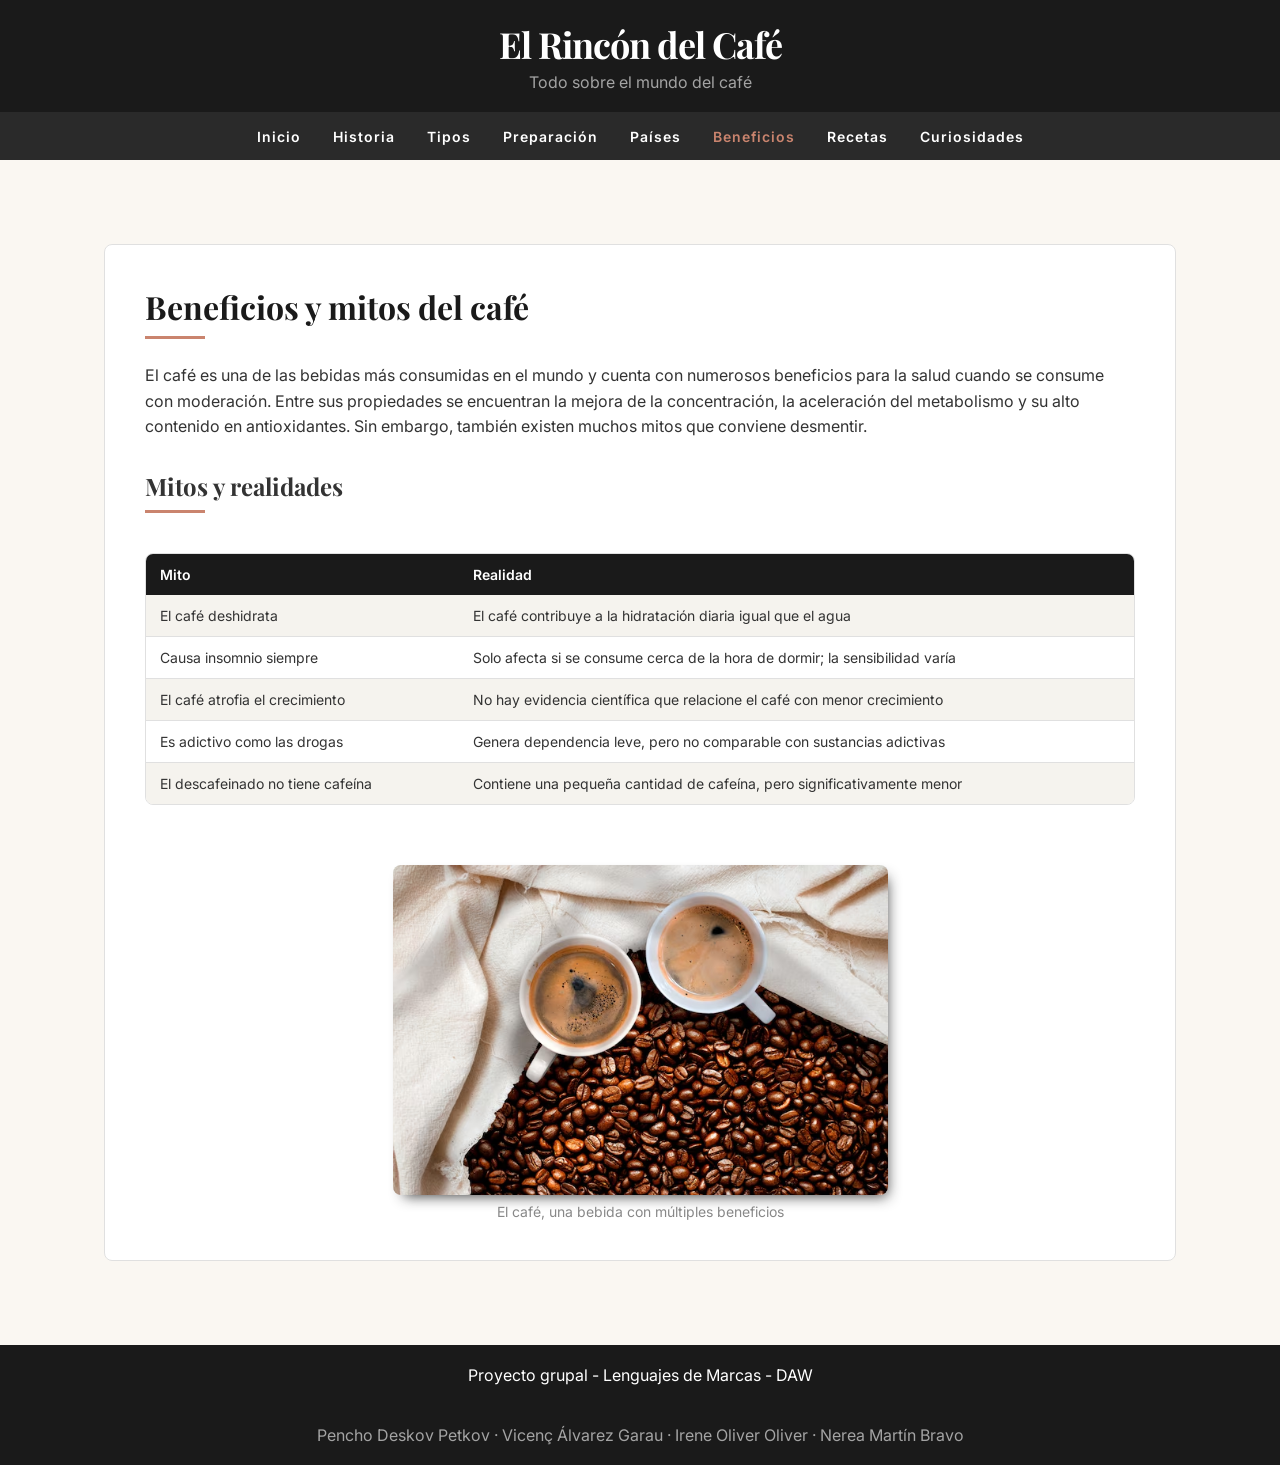
<file: beneficios.html>
<!doctype html>
<html lang="es">
  <head>
    <meta charset="UTF-8">
    <meta name="viewport" content="width=device-width, initial-scale=1.0">
    <title>Beneficios del café - El Rincón del Café</title>
    <link rel="preconnect" href="https://fonts.googleapis.com">
    <link rel="preconnect" href="https://fonts.gstatic.com" crossorigin>
    <link
      href="https://fonts.googleapis.com/css2?family=Inter:wght@400;600&family=Playfair+Display:wght@700&display=swap"
      rel="stylesheet"
   >
    <link rel="stylesheet" href="css/style.css">
    <link rel="stylesheet" href="css/beneficios.css">
    <script src="js/nav.js" defer></script>
  </head>
  <body>
    <header class="cabecera">
      <div class="cabecera-inner">
        <a href="index.html" class="titulo-bloque">
          <span class="titulo-web">El Rincón del Café</span>
          <span class="subtitulo-web">Todo sobre el mundo del café</span>
        </a>
        <button class="btn-menu" aria-label="Abrir/cerrar menú">
          <span class="linea"></span>
          <span class="linea"></span>
          <span class="linea"></span>
        </button>
      </div>
    </header>

    <nav class="menu-nav">
      <ul>
        <li><a href="index.html">Inicio</a></li>
        <li><a href="historia.html">Historia</a></li>
        <li><a href="tipos.html">Tipos</a></li>
        <li><a href="preparacion.html">Preparación</a></li>
        <li><a href="paises.html">Países</a></li>
        <li><a href="beneficios.html" class="active">Beneficios</a></li>
        <li><a href="recetas.html">Recetas</a></li>
        <li><a href="curiosidades.html">Curiosidades</a></li>
      </ul>
    </nav>

    <main>
      <section class="seccion-beneficios fade-in">
        <h1>Beneficios y mitos del café</h1>
        <p>
          El café es una de las bebidas más consumidas en el mundo y cuenta
          con numerosos beneficios para la salud cuando se consume con
          moderación. Entre sus propiedades se encuentran la mejora de la
          concentración, la aceleración del metabolismo y su alto contenido en
          antioxidantes. Sin embargo, también existen muchos mitos que
          conviene desmentir.
        </p>

        <h2>Mitos y realidades</h2>

        <div class="tabla-contenedor">
        <table class="tabla-mitos">
          <thead>
            <tr>
              <th>Mito</th>
              <th>Realidad</th>
            </tr>
          </thead>
          <tbody>
            <tr>
              <td data-label="Mito">El café deshidrata</td>
              <td data-label="Realidad">
                El café contribuye a la hidratación diaria igual que el agua
              </td>
            </tr>
            <tr>
              <td data-label="Mito">Causa insomnio siempre</td>
              <td data-label="Realidad">
                Solo afecta si se consume cerca de la hora de dormir; la
                sensibilidad varía
              </td>
            </tr>
            <tr>
              <td data-label="Mito">El café atrofia el crecimiento</td>
              <td data-label="Realidad">
                No hay evidencia científica que relacione el café con menor
                crecimiento
              </td>
            </tr>
            <tr>
              <td data-label="Mito">Es adictivo como las drogas</td>
              <td data-label="Realidad">
                Genera dependencia leve, pero no comparable con sustancias
                adictivas
              </td>
            </tr>
            <tr>
              <td data-label="Mito">El descafeinado no tiene cafeína</td>
              <td data-label="Realidad">
                Contiene una pequeña cantidad de cafeína, pero
                significativamente menor
              </td>
            </tr>
          </tbody>
        </table>
        </div>

        <figure class="foto-beneficios">
          <img
            src="imagenes/paises/taza_mesa.jpg"
            alt="Taza de café en una mesa"
         >
          <figcaption>
            El café, una bebida con múltiples beneficios
          </figcaption>
        </figure>
      </section>
    </main>

    <footer>
      <p>Proyecto grupal - Lenguajes de Marcas - DAW</p>
      <p class="nombres-proyecto">
        Pencho Deskov Petkov · Vicenç Álvarez Garau · Irene Oliver Oliver ·
        Nerea Martín Bravo
      </p>
      <p class="nombres-mobile">Pencho · Vicenç · Irene · Nerea</p>
    </footer>
  </body>
</html>
</file>
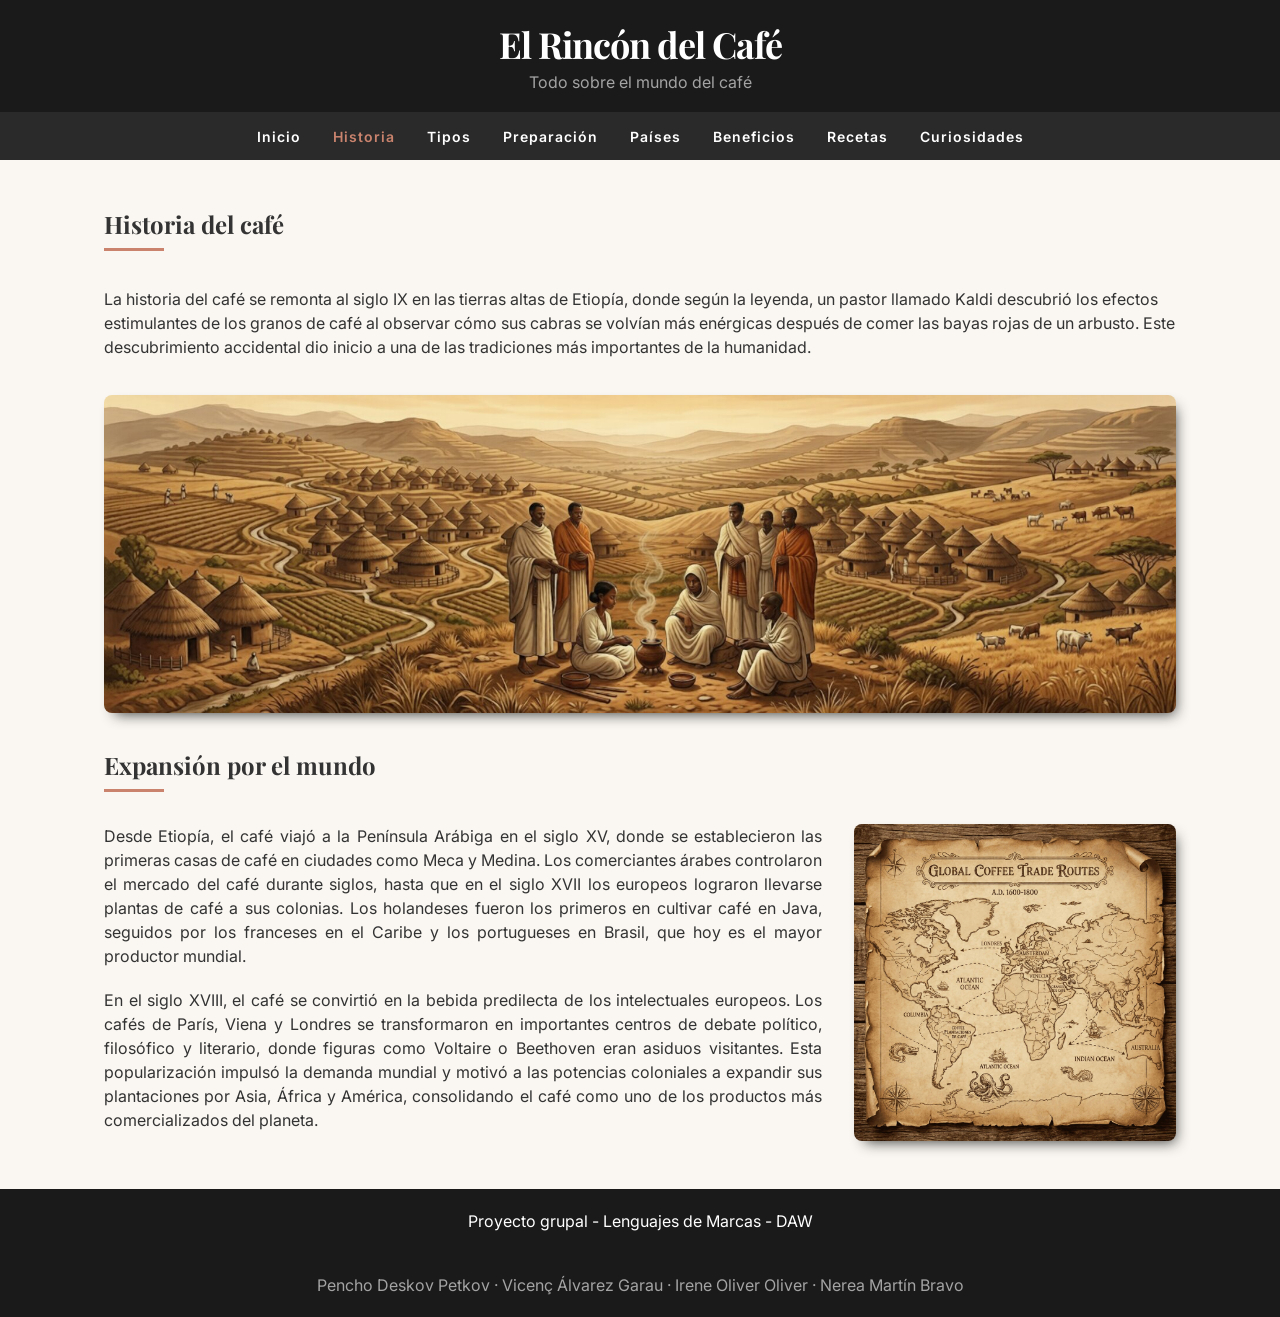
<file: historia.html>
<!doctype html>
<html lang="es">
  <head>
    <meta charset="UTF-8">
    <meta name="viewport" content="width=device-width, initial-scale=1.0">
    <title>El Rincón del Café – Historia</title>
    <link rel="preconnect" href="https://fonts.googleapis.com">
    <link rel="preconnect" href="https://fonts.gstatic.com" crossorigin>
    <link
      href="https://fonts.googleapis.com/css2?family=Inter:wght@400;600&family=Playfair+Display:wght@700&display=swap"
      rel="stylesheet"
   >
    <link rel="stylesheet" href="css/style.css">
    <link rel="stylesheet" href="css/historia.css">
    <script src="js/nav.js" defer></script>
  </head>

  <body>
    <header class="cabecera">
      <div class="cabecera-inner">
        <a href="index.html" class="titulo-bloque">
          <span class="titulo-web">El Rincón del Café</span>
          <span class="subtitulo-web">Todo sobre el mundo del café</span>
        </a>
        <button class="btn-menu" aria-label="Abrir/cerrar menú">
          <span class="linea"></span>
          <span class="linea"></span>
          <span class="linea"></span>
        </button>
      </div>
    </header>
    <nav class="menu-nav">
      <ul>
        <li><a href="index.html">Inicio</a></li>
        <li><a href="historia.html" class="active">Historia</a></li>
        <li><a href="tipos.html">Tipos</a></li>
        <li><a href="preparacion.html">Preparación</a></li>
        <li><a href="paises.html">Países</a></li>
        <li><a href="beneficios.html">Beneficios</a></li>
        <li><a href="recetas.html">Recetas</a></li>
        <li><a href="curiosidades.html">Curiosidades</a></li>
      </ul>
    </nav>
    <main>
      <section>
        <h1>Historia del café</h1>
        <p>
          La historia del café se remonta al siglo IX en las tierras altas de
          Etiopía, donde según la leyenda, un pastor llamado Kaldi descubrió los
          efectos estimulantes de los granos de café al observar cómo sus cabras
          se volvían más enérgicas después de comer las bayas rojas de un
          arbusto. Este descubrimiento accidental dio inicio a una de las
          tradiciones más importantes de la humanidad.
        </p>
      </section>
      <div class="hero">
        <img
          src="imagenes/intro_historia/coffee-tribe.jpg"
          alt="Tribu etíope con café"
        >
      </div>
      <section class="coffee-map-section">
        <h2>Expansión por el mundo</h2>
        <div>
          <p>
            Desde Etiopía, el café viajó a la Península Arábiga en el siglo XV,
            donde se establecieron las primeras casas de café en ciudades como
            Meca y Medina. Los comerciantes árabes controlaron el mercado del
            café durante siglos, hasta que en el siglo XVII los europeos
            lograron llevarse plantas de café a sus colonias. Los holandeses
            fueron los primeros en cultivar café en Java, seguidos por los
            franceses en el Caribe y los portugueses en Brasil, que hoy es el
            mayor productor mundial.
          </p>
          <br>
          <img
            src="imagenes/intro_historia/cofee-map.jpg"
            alt="Mapa mundial de expansión del café"
            class="mapa-mobile"
         >
          <p>
            En el siglo XVIII, el café se convirtió en la bebida predilecta de
            los intelectuales europeos. Los cafés de París, Viena y Londres se
            transformaron en importantes centros de debate político, filosófico
            y literario, donde figuras como Voltaire o Beethoven eran asiduos
            visitantes. Esta popularización impulsó la demanda mundial y motivó
            a las potencias coloniales a expandir sus plantaciones por Asia,
            África y América, consolidando el café como uno de los productos más
            comercializados del planeta.
          </p>
        </div>
        <img
          src="imagenes/intro_historia/cofee-map.jpg"
          alt="Mapa mundial de expansión del café"
          class="mapa-desktop"
       >
      </section>
    </main>
    <footer>
      <p>Proyecto grupal - Lenguajes de Marcas - DAW</p>
      <p class="nombres-proyecto">
        Pencho Deskov Petkov · Vicenç Álvarez Garau · Irene Oliver Oliver ·
        Nerea Martín Bravo
      </p>
      <p class="nombres-mobile">Pencho · Vicenç · Irene · Nerea</p>
    </footer>
  </body>
</html>
</file>
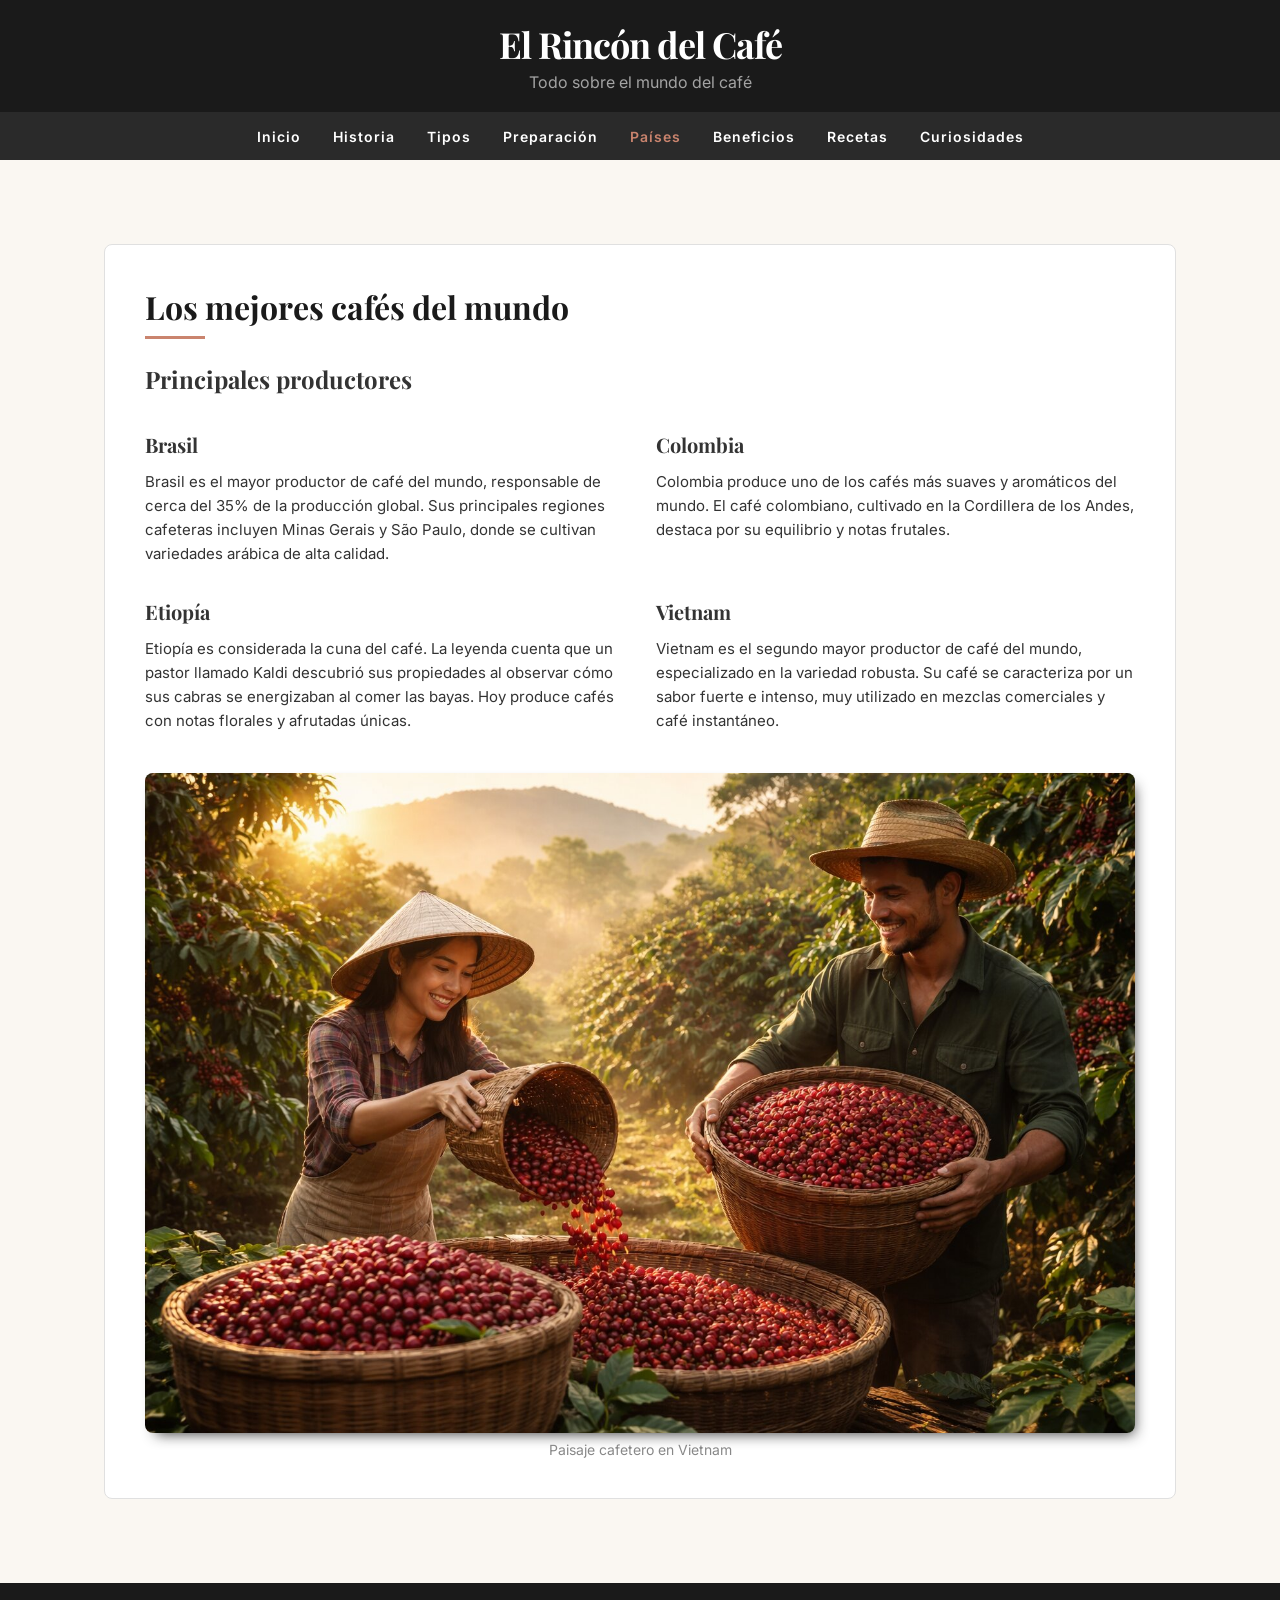
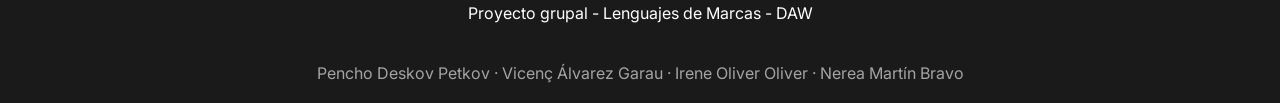
<file: paises.html>
<!doctype html>
<html lang="es">
  <head>
    <meta charset="UTF-8">
    <meta name="viewport" content="width=device-width, initial-scale=1.0">
    <title>Café por países - El Rincón del Café</title>
    <link rel="preconnect" href="https://fonts.googleapis.com">
    <link rel="preconnect" href="https://fonts.gstatic.com" crossorigin>
    <link
      href="https://fonts.googleapis.com/css2?family=Inter:wght@400;600&family=Playfair+Display:wght@700&display=swap"
      rel="stylesheet"
   >
    <link rel="stylesheet" href="css/style.css">
    <link rel="stylesheet" href="css/paises.css">
    <script src="js/nav.js" defer></script>
  </head>
  <body>
    <header class="cabecera">
      <div class="cabecera-inner">
        <a href="index.html" class="titulo-bloque">
          <span class="titulo-web">El Rincón del Café</span>
          <span class="subtitulo-web">Todo sobre el mundo del café</span>
        </a>
        <button class="btn-menu" aria-label="Abrir/cerrar menú">
          <span class="linea"></span>
          <span class="linea"></span>
          <span class="linea"></span>
        </button>
      </div>
    </header>

    <nav class="menu-nav">
      <ul>
        <li><a href="index.html">Inicio</a></li>
        <li><a href="historia.html">Historia</a></li>
        <li><a href="tipos.html">Tipos</a></li>
        <li><a href="preparacion.html">Preparación</a></li>
        <li><a href="paises.html" class="active">Países</a></li>
        <li><a href="beneficios.html">Beneficios</a></li>
        <li><a href="recetas.html">Recetas</a></li>
        <li><a href="curiosidades.html">Curiosidades</a></li>
      </ul>
    </nav>

    <main>
      <section class="seccion-paises">
        <h1>Los mejores cafés del mundo</h1>

        <h2>Principales productores</h2>

        <div class="cajas-paises">
          <div class="pais">
            <h3>Brasil</h3>
            <p>
              Brasil es el mayor productor de café del mundo, responsable de
              cerca del 35% de la producción global. Sus principales regiones
              cafeteras incluyen Minas Gerais y São Paulo, donde se cultivan
              variedades arábica de alta calidad.
            </p>
          </div>
          <div class="pais">
            <h3>Colombia</h3>
            <p>
              Colombia produce uno de los cafés más suaves y aromáticos del
              mundo. El café colombiano, cultivado en la Cordillera de los
              Andes, destaca por su equilibrio y notas frutales.
            </p>
          </div>
          <div class="pais">
            <h3>Etiopía</h3>
            <p>
              Etiopía es considerada la cuna del café. La leyenda cuenta que
              un pastor llamado Kaldi descubrió sus propiedades al observar
              cómo sus cabras se energizaban al comer las bayas. Hoy produce
              cafés con notas florales y afrutadas únicas.
            </p>
          </div>
          <div class="pais">
            <h3>Vietnam</h3>
            <p>
              Vietnam es el segundo mayor productor de café del mundo,
              especializado en la variedad robusta. Su café se caracteriza por
              un sabor fuerte e intenso, muy utilizado en mezclas comerciales
              y café instantáneo.
            </p>
          </div>
        </div>

        <figure class="foto-paises">
          <img
            src="imagenes/paises/paisaje-vietnam.jpg"
            alt="Paisaje cafetero en Vietnam"
         >
          <figcaption>
            Paisaje cafetero en Vietnam
          </figcaption>
        </figure>
      </section>
    </main>

    <footer>
      <p>Proyecto grupal - Lenguajes de Marcas - DAW</p>
      <p class="nombres-proyecto">
        Pencho Deskov Petkov · Vicenç Álvarez Garau · Irene Oliver Oliver ·
        Nerea Martín Bravo
      </p>
      <p class="nombres-mobile">Pencho · Vicenç · Irene · Nerea</p>
    </footer>
  </body>
</html>
</file>
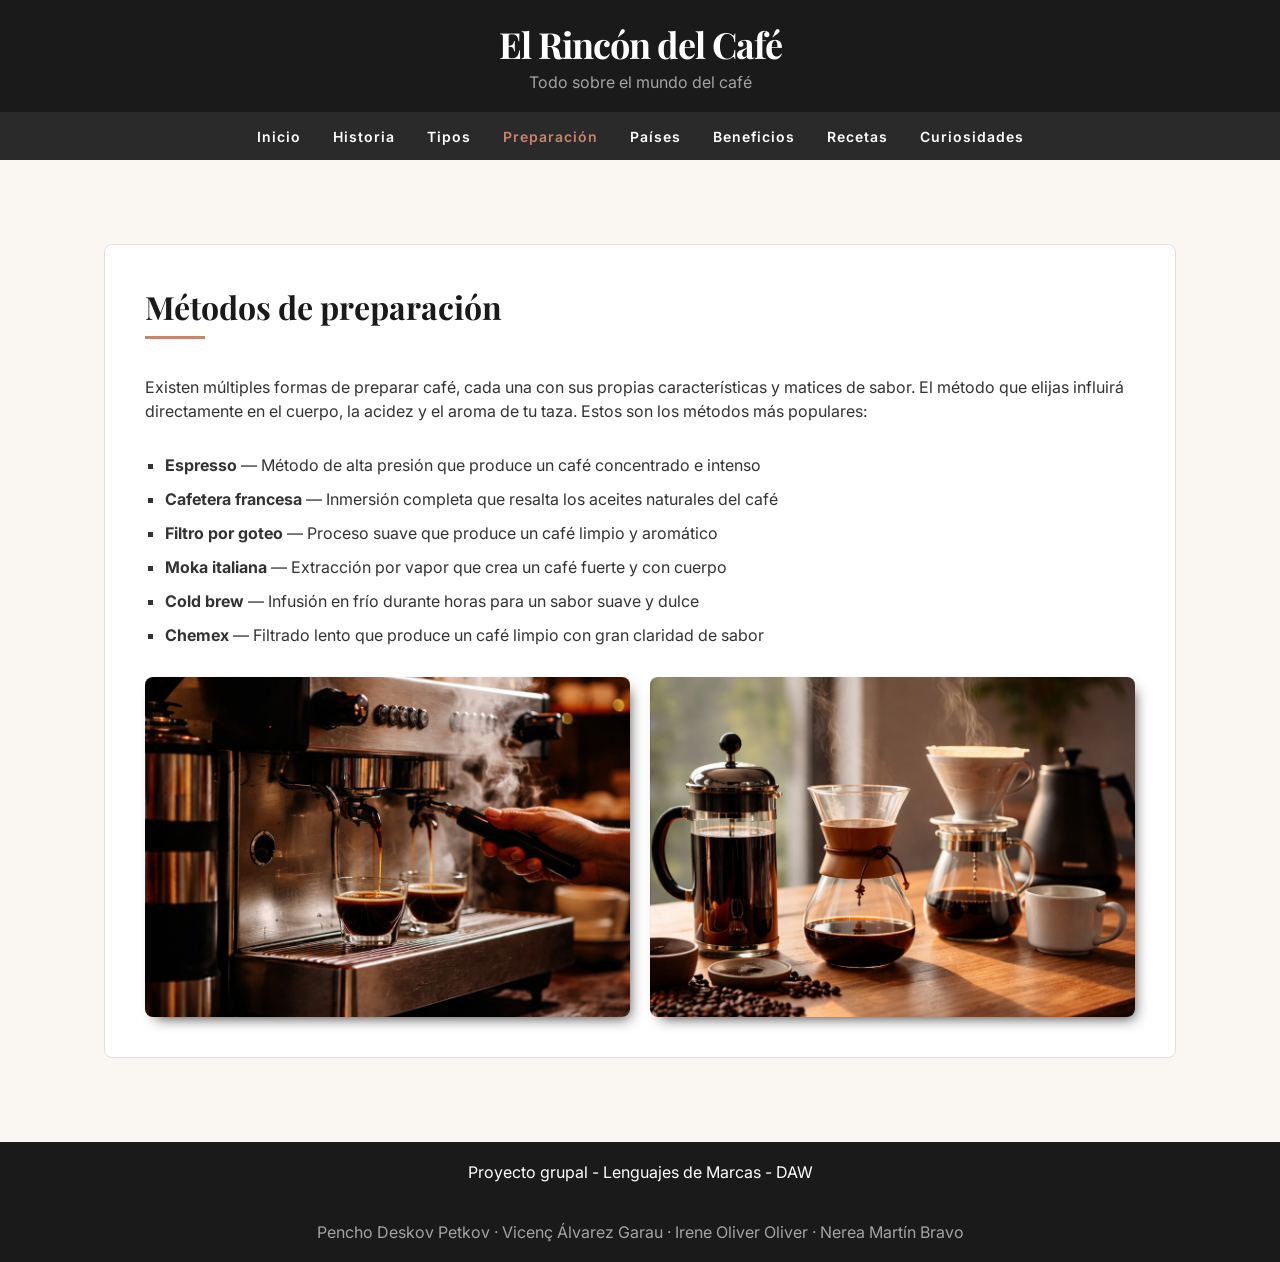
<file: preparacion.html>
<!doctype html>
<html lang="es">
  <head>
    <meta charset="UTF-8">
    <meta name="viewport" content="width=device-width, initial-scale=1.0">
    <title>El Rincón del Café – Preparación</title>
    <link rel="preconnect" href="https://fonts.googleapis.com">
    <link rel="preconnect" href="https://fonts.gstatic.com" crossorigin>
    <link
      href="https://fonts.googleapis.com/css2?family=Inter:wght@400;600&family=Playfair+Display:wght@700&display=swap"
      rel="stylesheet"
   >
    <link rel="stylesheet" href="css/style.css">
    <link rel="stylesheet" href="css/preparacion.css">
    <script src="js/nav.js" defer></script>
  </head>

  <body>
    <header class="cabecera">
      <div class="cabecera-inner">
        <a href="index.html" class="titulo-bloque">
          <span class="titulo-web">El Rincón del Café</span>
          <span class="subtitulo-web">Todo sobre el mundo del café</span>
        </a>
        <button class="btn-menu" aria-label="Abrir/cerrar menú">
          <span class="linea"></span>
          <span class="linea"></span>
          <span class="linea"></span>
        </button>
      </div>
    </header>
    <nav class="menu-nav">
      <ul>
        <li><a href="index.html">Inicio</a></li>
        <li><a href="historia.html">Historia</a></li>
        <li><a href="tipos.html">Tipos</a></li>
        <li><a href="preparacion.html" class="active">Preparación</a></li>
        <li><a href="paises.html">Países</a></li>
        <li><a href="beneficios.html">Beneficios</a></li>
        <li><a href="recetas.html">Recetas</a></li>
        <li><a href="curiosidades.html">Curiosidades</a></li>
      </ul>
    </nav>
    <main>
        <section class="preparacion">
            <h1>Métodos de preparación</h1>
            <p>
                Existen múltiples formas de preparar café, cada una con sus propias características y matices de sabor. El método que elijas influirá directamente en el cuerpo,
                la acidez y el aroma de tu taza. Estos son los métodos más populares:
            </p>
            <ul class="lista-metodos">
                <li><strong>Espresso</strong> — Método de alta presión que produce un café concentrado e intenso</li>
                <li><strong>Cafetera francesa</strong> — Inmersión completa que resalta los aceites naturales del café</li>
                <li><strong>Filtro por goteo</strong> — Proceso suave que produce un café limpio y aromático</li>
                <li><strong>Moka italiana</strong> — Extracción por vapor que crea un café fuerte y con cuerpo</li>
                <li><strong>Cold brew </strong> — Infusión en frío durante horas para un sabor suave y dulce</li>
                <li><strong>Chemex</strong> — Filtrado lento que produce un café limpio con gran claridad de sabor</li>
            </ul>
            <div class="imagenes-preparacion">
                <img src="imagenes/preparacion/preparacion1.jpg" alt="Máquina de café">
                <img src="imagenes/preparacion/preparacion2.jpg" alt="Preparación de café">
              </div>
        </section>
    </main>
    <footer>
      <p>Proyecto grupal - Lenguajes de Marcas - DAW</p>
      <p class="nombres-proyecto">
        Pencho Deskov Petkov · Vicenç Álvarez Garau · Irene Oliver Oliver ·
        Nerea Martín Bravo
      </p>
      <p class="nombres-mobile">Pencho · Vicenç · Irene · Nerea</p>
    </footer>
  </body>
</html>
</file>
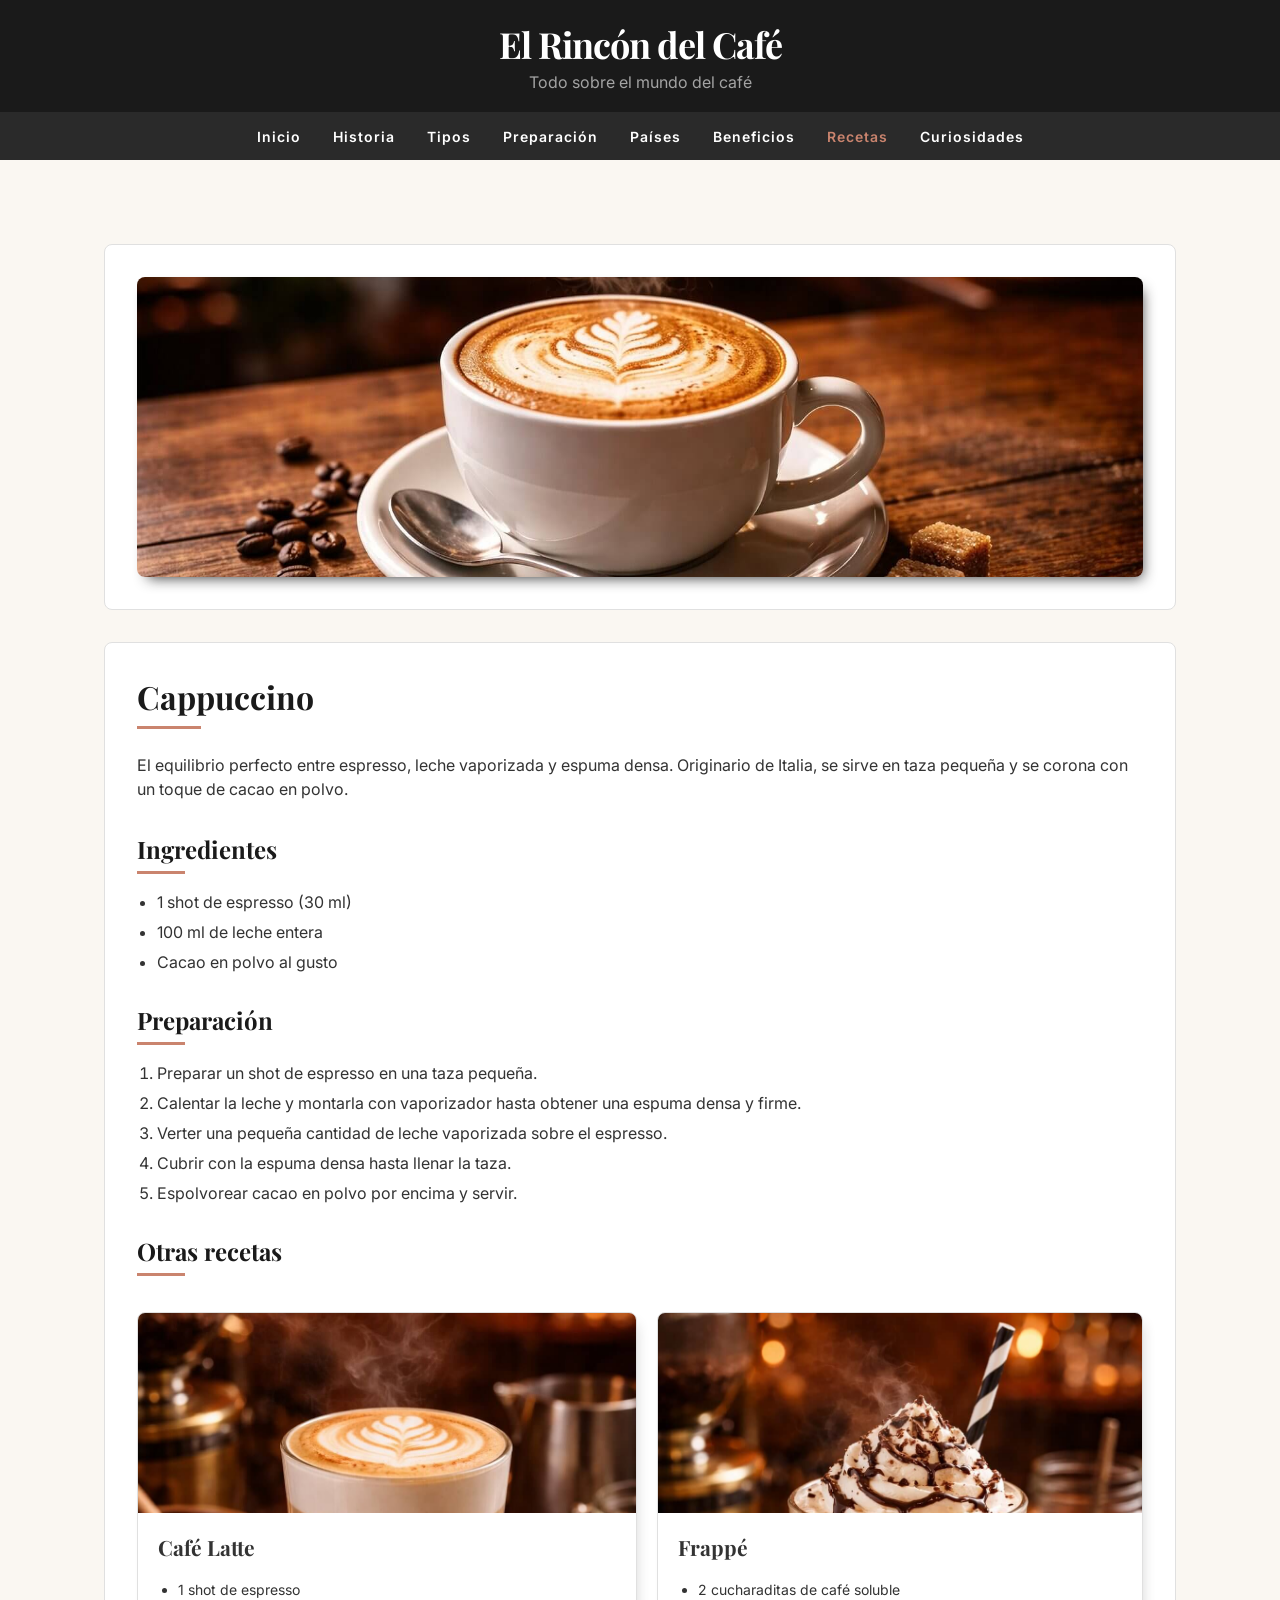
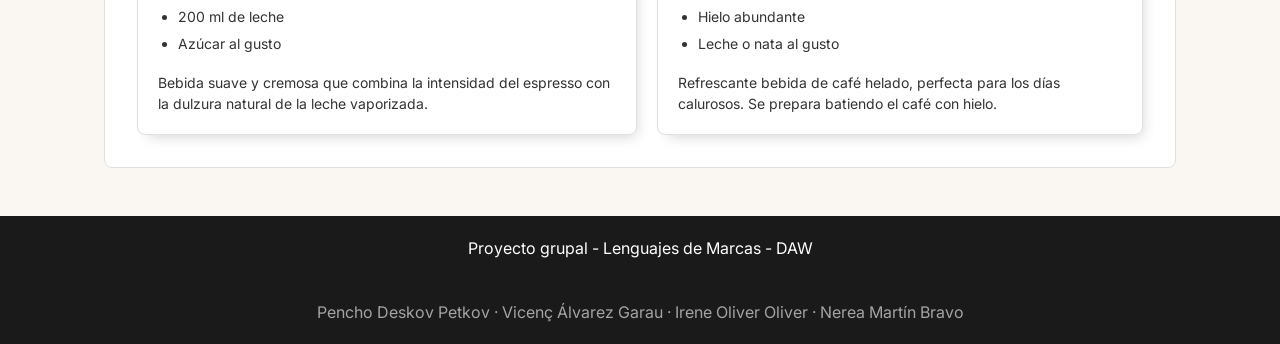
<file: receta-cappuccino.html>
<!DOCTYPE html>
<html lang="es">
<head>
    <meta charset="UTF-8">
    <meta name="viewport" content="width=device-width, initial-scale=1.0">
    <title>El Rincón del Café – Cappuccino</title>
    <link rel="preconnect" href="https://fonts.googleapis.com">
    <link rel="preconnect" href="https://fonts.gstatic.com" crossorigin>
    <link
            href="https://fonts.googleapis.com/css2?family=Inter:wght@400;600&family=Playfair+Display:wght@700&display=swap"
            rel="stylesheet"
    >
    <link rel="stylesheet" href="css/style.css">
    <link rel="stylesheet" href="css/inicio.css">
    <script src="js/nav.js" defer></script>
</head>
<body>
<header class="cabecera">
    <div class="cabecera-inner">
        <a href="index.html" class="titulo-bloque">
            <span class="titulo-web">El Rincón del Café</span>
            <span class="subtitulo-web">Todo sobre el mundo del café</span>
        </a>
        <button class="btn-menu" aria-label="Abrir/cerrar menú">
            <span class="linea"></span>
            <span class="linea"></span>
            <span class="linea"></span>
        </button>
    </div>
</header>
<nav class="menu-nav">
    <ul>
        <li><a href="index.html">Inicio</a></li>
        <li><a href="historia.html">Historia</a></li>
        <li><a href="tipos.html">Tipos</a></li>
        <li><a href="preparacion.html">Preparación</a></li>
        <li><a href="paises.html">Países</a></li>
        <li><a href="beneficios.html">Beneficios</a></li>
        <li><a href="recetas.html" class="active">Recetas</a></li>
        <li><a href="curiosidades.html">Curiosidades</a></li>
    </ul>
</nav>

<main>
    <div class="hero caja-seccion">
        <img src="imagenes/recetas/cappucino-wide.jpg" alt="Cappuccino">
    </div>
    <section class="caja-seccion grid gap-8">
        <div>
            <h1 class="cabecera-pagina">Cappuccino</h1>
            <p>
                El equilibrio perfecto entre espresso, leche vaporizada y espuma densa. Originario
                de Italia, se sirve en taza pequeña y se corona con un toque de cacao en polvo.
            </p>
        </div>

        <div>
            <h2 class="cabecera-pagina cabecera-pagina-sm">Ingredientes</h2>
            <ul class="spaced-list">
                <li>1 shot de espresso (30 ml)</li>
                <li>100 ml de leche entera</li>
                <li>Cacao en polvo al gusto</li>
            </ul>
        </div>

        <div>
            <h2 class="cabecera-pagina cabecera-pagina-sm">Preparación</h2>
            <ol class="spaced-list">
                <li>Preparar un shot de espresso en una taza pequeña.</li>
                <li>Calentar la leche y montarla con vaporizador hasta obtener una espuma densa y firme.</li>
                <li>Verter una pequeña cantidad de leche vaporizada sobre el espresso.</li>
                <li>Cubrir con la espuma densa hasta llenar la taza.</li>
                <li>Espolvorear cacao en polvo por encima y servir.</li>
            </ol>
        </div>

        <div>
            <h2 class="cabecera-pagina cabecera-pagina-sm">Otras recetas</h2>
            <div class="tarjetas">
                <a href="receta-latte.html" class="tarjeta">
                    <img src="imagenes/recetas/latte.jpg" alt="Café Latte" class="img-top-latte">
                    <h2>Café Latte</h2>
                    <ul class="spaced-list">
                        <li>1 shot de espresso</li>
                        <li>200 ml de leche</li>
                        <li>Azúcar al gusto</li>
                    </ul>
                    <p>
                        Bebida suave y cremosa que combina la intensidad del espresso con la dulzura
                        natural de la leche vaporizada.
                    </p>
                </a>
                <a href="receta-frappe.html" class="tarjeta">
                    <img src="imagenes/recetas/frappe.jpg" alt="Frappé" class="img-top">
                    <h2>Frappé</h2>
                    <ul class="spaced-list">
                        <li>2 cucharaditas de café soluble</li>
                        <li>Hielo abundante</li>
                        <li>Leche o nata al gusto</li>
                    </ul>
                    <p>
                        Refrescante bebida de café helado, perfecta para los días calurosos.
                        Se prepara batiendo el café con hielo.
                    </p>
                </a>
            </div>
        </div>
    </section>
</main>

<footer>
    <p>Proyecto grupal - Lenguajes de Marcas - DAW</p>
    <p class="nombres-proyecto">
        Pencho Deskov Petkov · Vicenç Álvarez Garau · Irene Oliver Oliver ·
        Nerea Martín Bravo
    </p>
    <p class="nombres-mobile">Pencho · Vicenç · Irene · Nerea</p>
</footer>
</body>
</html>
</file>
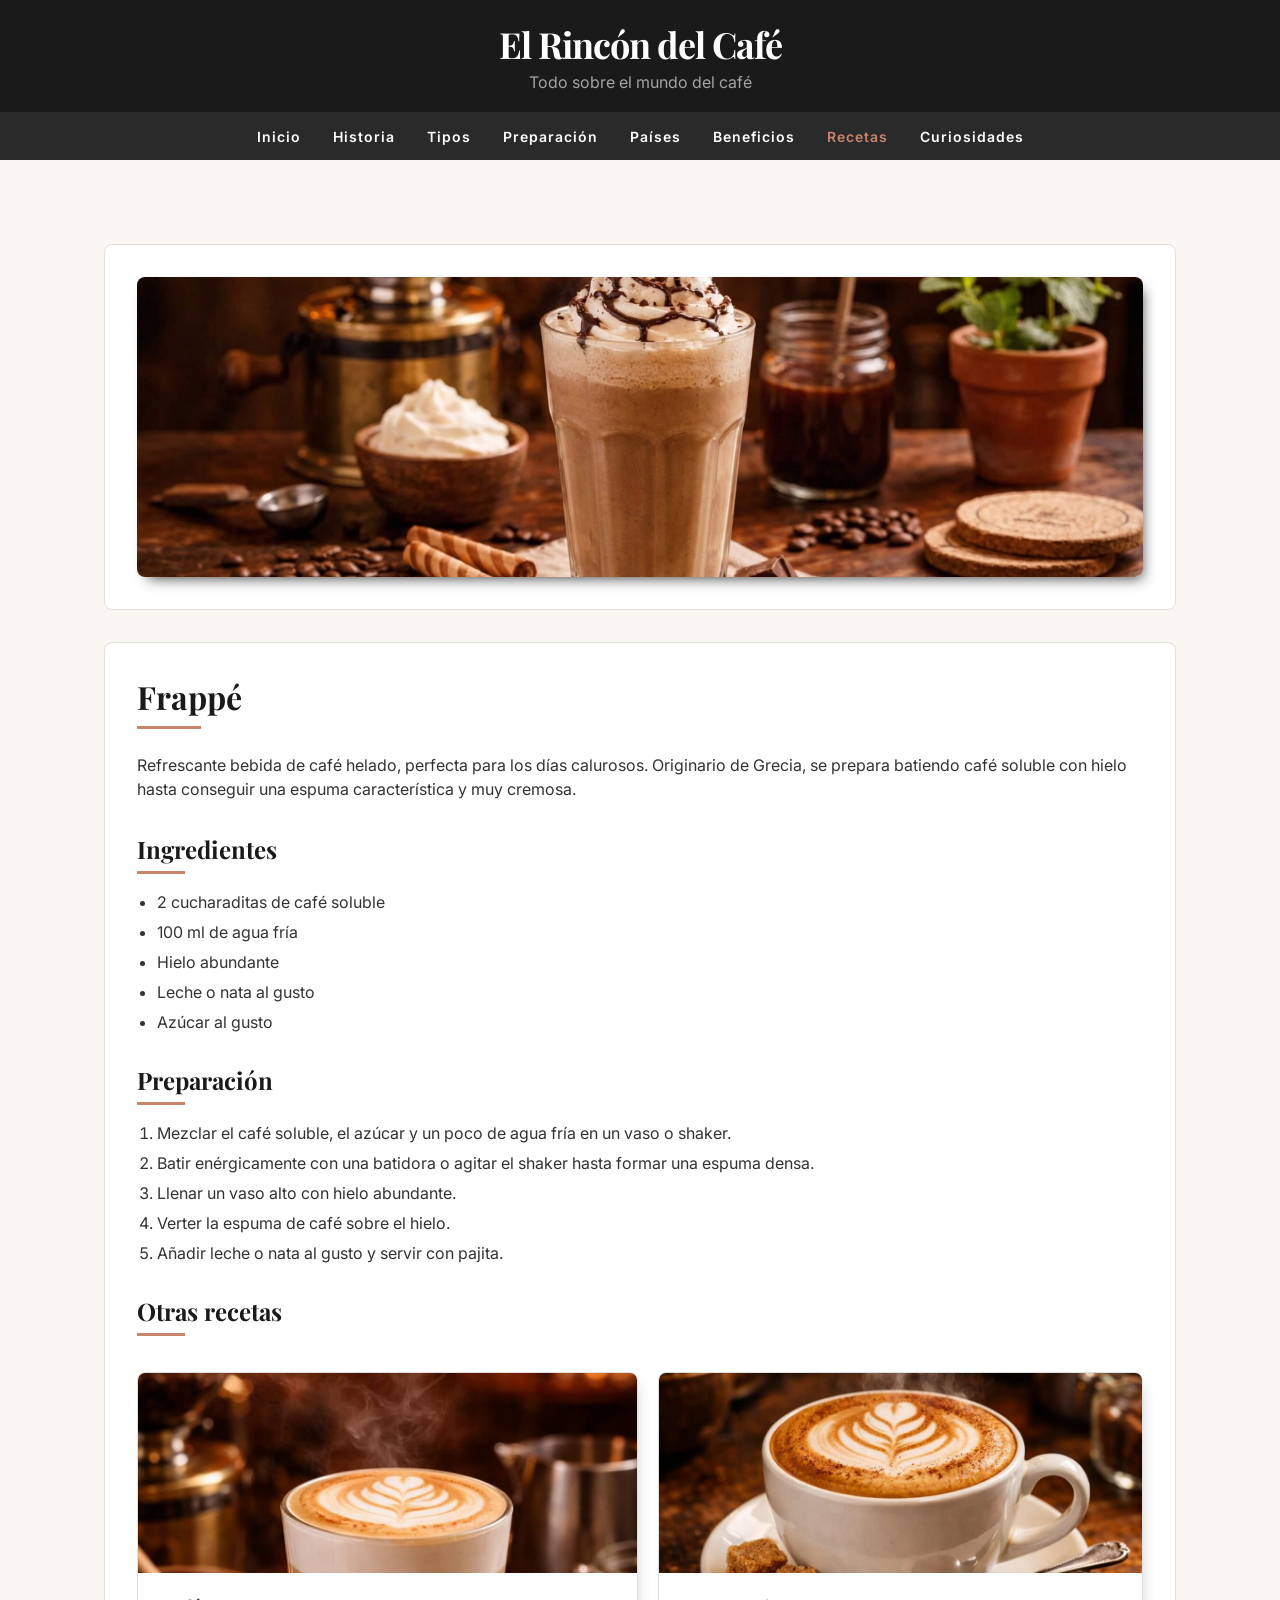
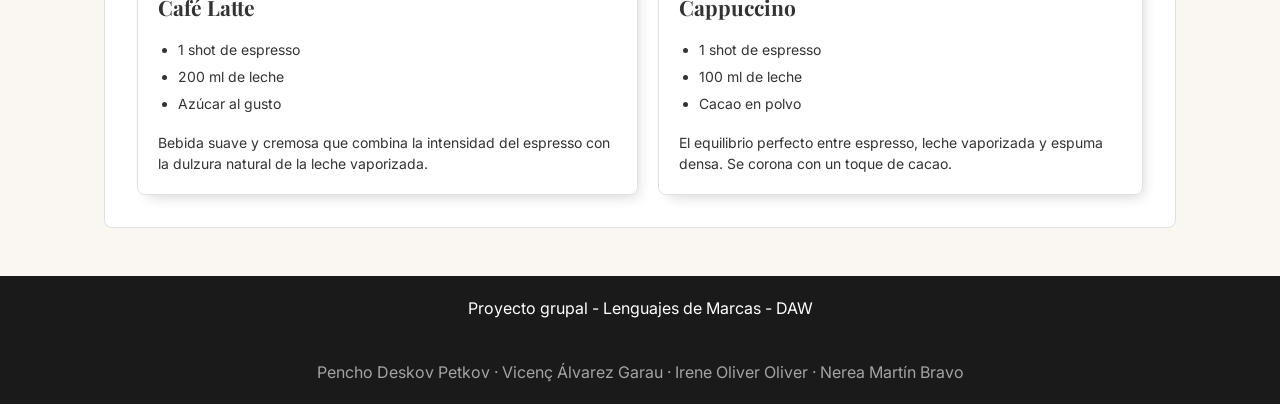
<file: receta-frappe.html>
<!DOCTYPE html>
<html lang="es">
<head>
    <meta charset="UTF-8">
    <meta name="viewport" content="width=device-width, initial-scale=1.0">
    <title>El Rincón del Café – Frappé</title>
    <link rel="preconnect" href="https://fonts.googleapis.com">
    <link rel="preconnect" href="https://fonts.gstatic.com" crossorigin>
    <link
            href="https://fonts.googleapis.com/css2?family=Inter:wght@400;600&family=Playfair+Display:wght@700&display=swap"
            rel="stylesheet"
    >
    <link rel="stylesheet" href="css/style.css">
    <link rel="stylesheet" href="css/inicio.css">
    <script src="js/nav.js" defer></script>
</head>
<body>
<header class="cabecera">
    <div class="cabecera-inner">
        <a href="index.html" class="titulo-bloque">
            <span class="titulo-web">El Rincón del Café</span>
            <span class="subtitulo-web">Todo sobre el mundo del café</span>
        </a>
        <button class="btn-menu" aria-label="Abrir/cerrar menú">
            <span class="linea"></span>
            <span class="linea"></span>
            <span class="linea"></span>
        </button>
    </div>
</header>
<nav class="menu-nav">
    <ul>
        <li><a href="index.html">Inicio</a></li>
        <li><a href="historia.html">Historia</a></li>
        <li><a href="tipos.html">Tipos</a></li>
        <li><a href="preparacion.html">Preparación</a></li>
        <li><a href="paises.html">Países</a></li>
        <li><a href="beneficios.html">Beneficios</a></li>
        <li><a href="recetas.html" class="active">Recetas</a></li>
        <li><a href="curiosidades.html">Curiosidades</a></li>
    </ul>
</nav>

<main>
    <div class="hero caja-seccion">
        <img src="imagenes/recetas/frappe-wide.jpg" alt="Frappé">
    </div>
    <section class="caja-seccion grid gap-8">
        <div>
            <h1 class="cabecera-pagina">Frappé</h1>
            <p>
                Refrescante bebida de café helado, perfecta para los días calurosos. Originario
                de Grecia, se prepara batiendo café soluble con hielo hasta conseguir una espuma
                característica y muy cremosa.
            </p>
        </div>

        <div>
            <h2 class="cabecera-pagina cabecera-pagina-sm">Ingredientes</h2>
            <ul class="spaced-list">
                <li>2 cucharaditas de café soluble</li>
                <li>100 ml de agua fría</li>
                <li>Hielo abundante</li>
                <li>Leche o nata al gusto</li>
                <li>Azúcar al gusto</li>
            </ul>
        </div>

        <div>
            <h2 class="cabecera-pagina cabecera-pagina-sm">Preparación</h2>
            <ol class="spaced-list">
                <li>Mezclar el café soluble, el azúcar y un poco de agua fría en un vaso o shaker.</li>
                <li>Batir enérgicamente con una batidora o agitar el shaker hasta formar una espuma densa.</li>
                <li>Llenar un vaso alto con hielo abundante.</li>
                <li>Verter la espuma de café sobre el hielo.</li>
                <li>Añadir leche o nata al gusto y servir con pajita.</li>
            </ol>
        </div>

        <div>
            <h2 class="cabecera-pagina cabecera-pagina-sm">Otras recetas</h2>
            <div class="tarjetas">
                <a href="receta-latte.html" class="tarjeta">
                    <img src="imagenes/recetas/latte.jpg" alt="Café Latte" class="img-top-latte">
                    <h2>Café Latte</h2>
                    <ul class="spaced-list">
                        <li>1 shot de espresso</li>
                        <li>200 ml de leche</li>
                        <li>Azúcar al gusto</li>
                    </ul>
                    <p>
                        Bebida suave y cremosa que combina la intensidad del espresso con la dulzura
                        natural de la leche vaporizada.
                    </p>
                </a>
                <a href="receta-cappuccino.html" class="tarjeta">
                    <img src="imagenes/recetas/cappucino.jpg" alt="Cappuccino">
                    <h2>Cappuccino</h2>
                    <ul class="spaced-list">
                        <li>1 shot de espresso</li>
                        <li>100 ml de leche</li>
                        <li>Cacao en polvo</li>
                    </ul>
                    <p>
                        El equilibrio perfecto entre espresso, leche vaporizada y espuma densa.
                        Se corona con un toque de cacao.
                    </p>
                </a>
            </div>
        </div>
    </section>
</main>

<footer>
    <p>Proyecto grupal - Lenguajes de Marcas - DAW</p>
    <p class="nombres-proyecto">
        Pencho Deskov Petkov · Vicenç Álvarez Garau · Irene Oliver Oliver ·
        Nerea Martín Bravo
    </p>
    <p class="nombres-mobile">Pencho · Vicenç · Irene · Nerea</p>
</footer>
</body>
</html>
</file>
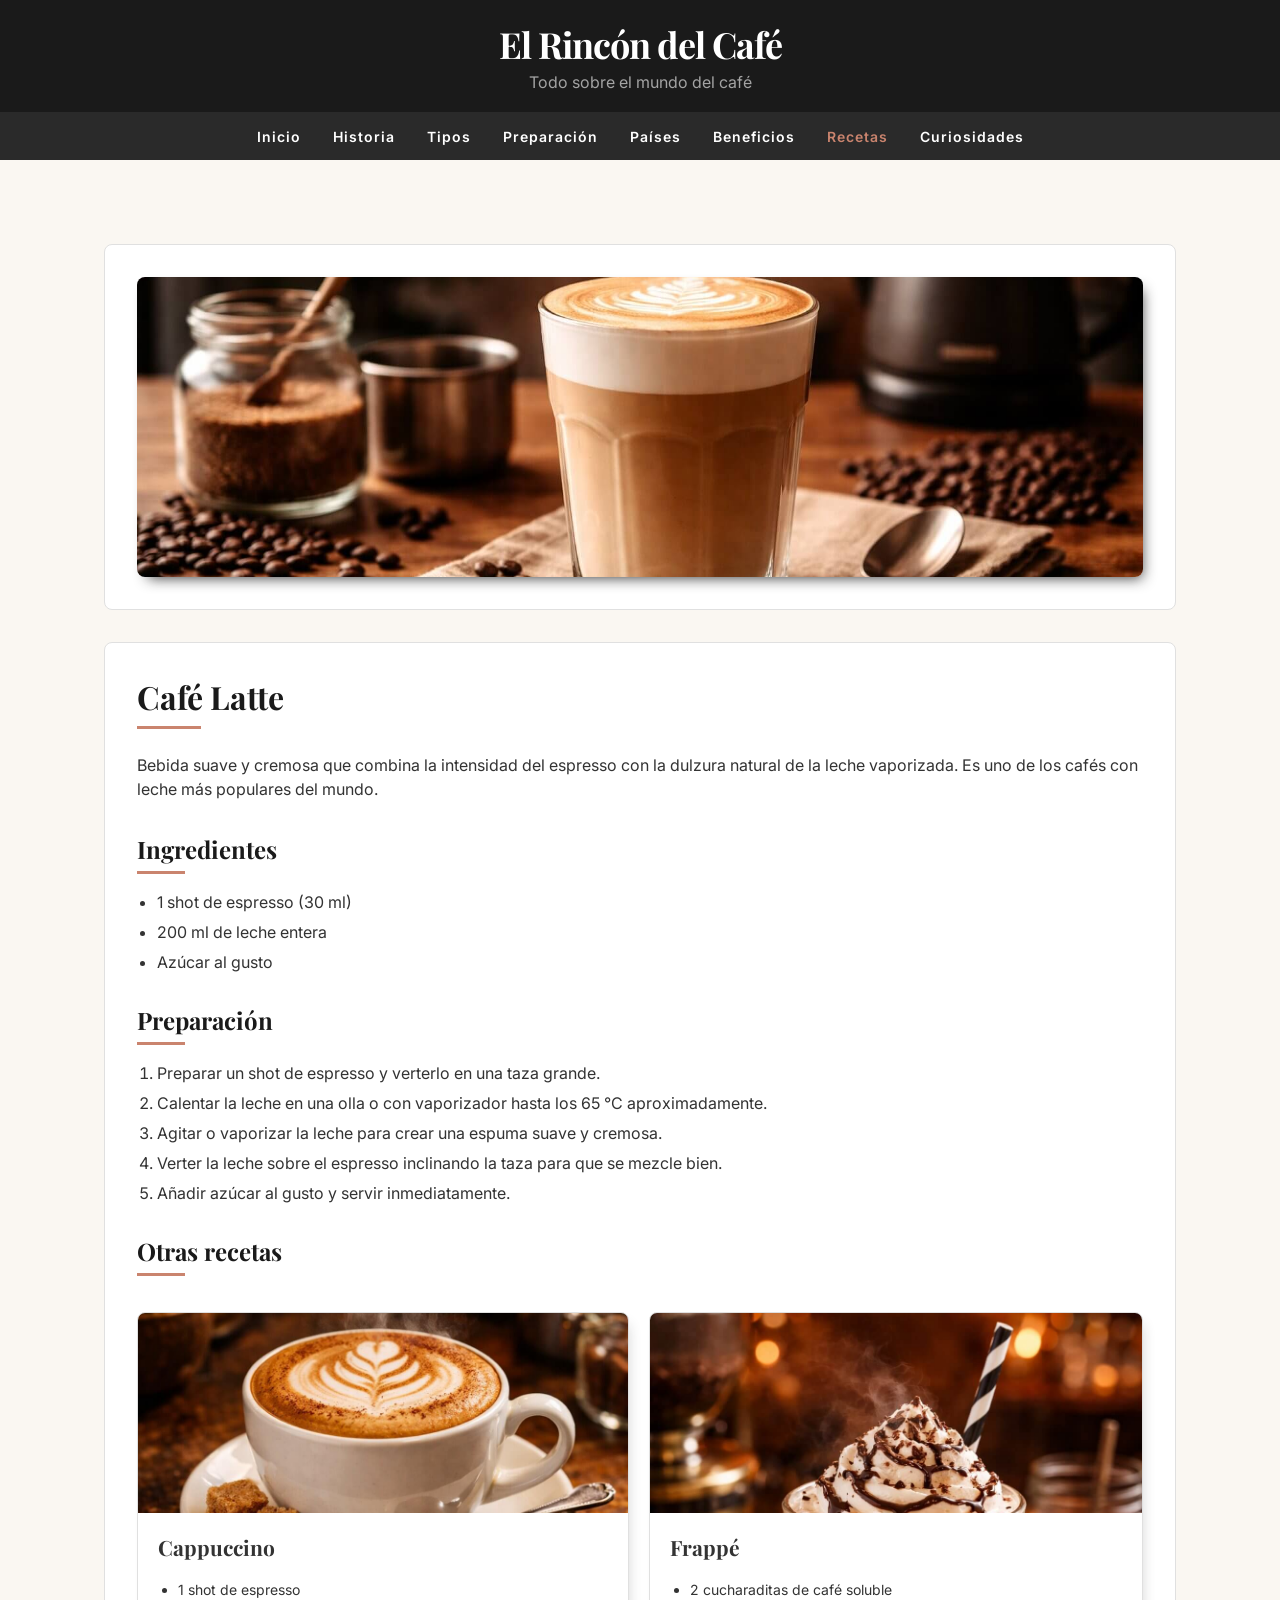
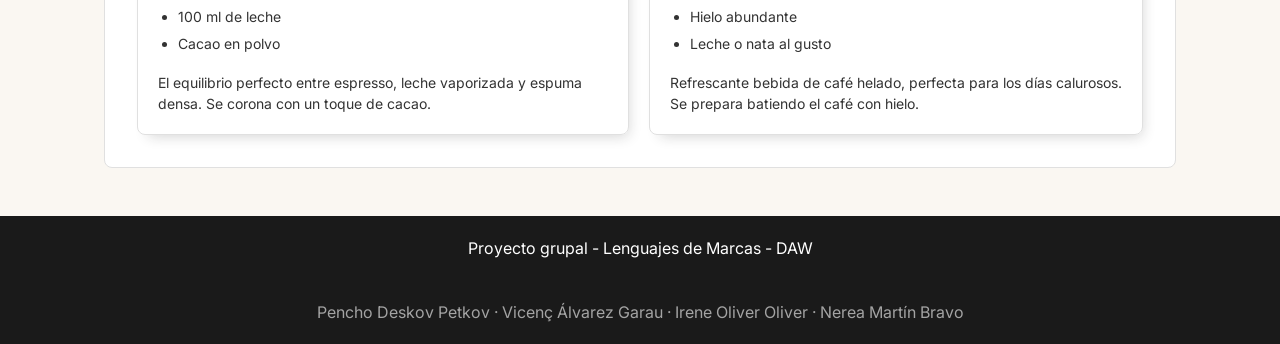
<file: receta-latte.html>
<!DOCTYPE html>
<html lang="es">
<head>
    <meta charset="UTF-8">
    <meta name="viewport" content="width=device-width, initial-scale=1.0">
    <title>El Rincón del Café – Café Latte</title>
    <link rel="preconnect" href="https://fonts.googleapis.com">
    <link rel="preconnect" href="https://fonts.gstatic.com" crossorigin>
    <link
            href="https://fonts.googleapis.com/css2?family=Inter:wght@400;600&family=Playfair+Display:wght@700&display=swap"
            rel="stylesheet"
    >
    <link rel="stylesheet" href="css/style.css">
    <link rel="stylesheet" href="css/inicio.css">
    <script src="js/nav.js" defer></script>
</head>
<body>
<header class="cabecera">
    <div class="cabecera-inner">
        <a href="index.html" class="titulo-bloque">
            <span class="titulo-web">El Rincón del Café</span>
            <span class="subtitulo-web">Todo sobre el mundo del café</span>
        </a>
        <button class="btn-menu" aria-label="Abrir/cerrar menú">
            <span class="linea"></span>
            <span class="linea"></span>
            <span class="linea"></span>
        </button>
    </div>
</header>
<nav class="menu-nav">
    <ul>
        <li><a href="index.html">Inicio</a></li>
        <li><a href="historia.html">Historia</a></li>
        <li><a href="tipos.html">Tipos</a></li>
        <li><a href="preparacion.html">Preparación</a></li>
        <li><a href="paises.html">Países</a></li>
        <li><a href="beneficios.html">Beneficios</a></li>
        <li><a href="recetas.html" class="active">Recetas</a></li>
        <li><a href="curiosidades.html">Curiosidades</a></li>
    </ul>
</nav>

<main>
    <div class="hero caja-seccion">
        <img src="imagenes/recetas/latte-wide.jpg" alt="Café Latte">
    </div>
    <section class="caja-seccion grid gap-8">
        <div>
            <h1 class="cabecera-pagina">Café Latte</h1>
            <p>
                Bebida suave y cremosa que combina la intensidad del espresso con la dulzura natural
                de la leche vaporizada. Es uno de los cafés con leche más populares del mundo.
            </p>
        </div>

        <div>
            <h2 class="cabecera-pagina cabecera-pagina-sm">Ingredientes</h2>
            <ul class="spaced-list">
                <li>1 shot de espresso (30 ml)</li>
                <li>200 ml de leche entera</li>
                <li>Azúcar al gusto</li>
            </ul>
        </div>

        <div>
            <h2 class="cabecera-pagina cabecera-pagina-sm">Preparación</h2>
            <ol class="spaced-list">
                <li>Preparar un shot de espresso y verterlo en una taza grande.</li>
                <li>Calentar la leche en una olla o con vaporizador hasta los 65 °C aproximadamente.</li>
                <li>Agitar o vaporizar la leche para crear una espuma suave y cremosa.</li>
                <li>Verter la leche sobre el espresso inclinando la taza para que se mezcle bien.</li>
                <li>Añadir azúcar al gusto y servir inmediatamente.</li>
            </ol>
        </div>

        <div>
            <h2 class="cabecera-pagina cabecera-pagina-sm">Otras recetas</h2>
            <div class="tarjetas">
                <a href="receta-cappuccino.html" class="tarjeta">
                    <img src="imagenes/recetas/cappucino.jpg" alt="Cappuccino">
                    <h2>Cappuccino</h2>
                    <ul class="spaced-list">
                        <li>1 shot de espresso</li>
                        <li>100 ml de leche</li>
                        <li>Cacao en polvo</li>
                    </ul>
                    <p>
                        El equilibrio perfecto entre espresso, leche vaporizada y espuma densa.
                        Se corona con un toque de cacao.
                    </p>
                </a>
                <a href="receta-frappe.html" class="tarjeta">
                    <img src="imagenes/recetas/frappe.jpg" alt="Frappé" class="img-top">
                    <h2>Frappé</h2>
                    <ul class="spaced-list">
                        <li>2 cucharaditas de café soluble</li>
                        <li>Hielo abundante</li>
                        <li>Leche o nata al gusto</li>
                    </ul>
                    <p>
                        Refrescante bebida de café helado, perfecta para los días calurosos.
                        Se prepara batiendo el café con hielo.
                    </p>
                </a>
            </div>
        </div>
    </section>
</main>

<footer>
    <p>Proyecto grupal - Lenguajes de Marcas - DAW</p>
    <p class="nombres-proyecto">
        Pencho Deskov Petkov · Vicenç Álvarez Garau · Irene Oliver Oliver ·
        Nerea Martín Bravo
    </p>
    <p class="nombres-mobile">Pencho · Vicenç · Irene · Nerea</p>
</footer>
</body>
</html>
</file>
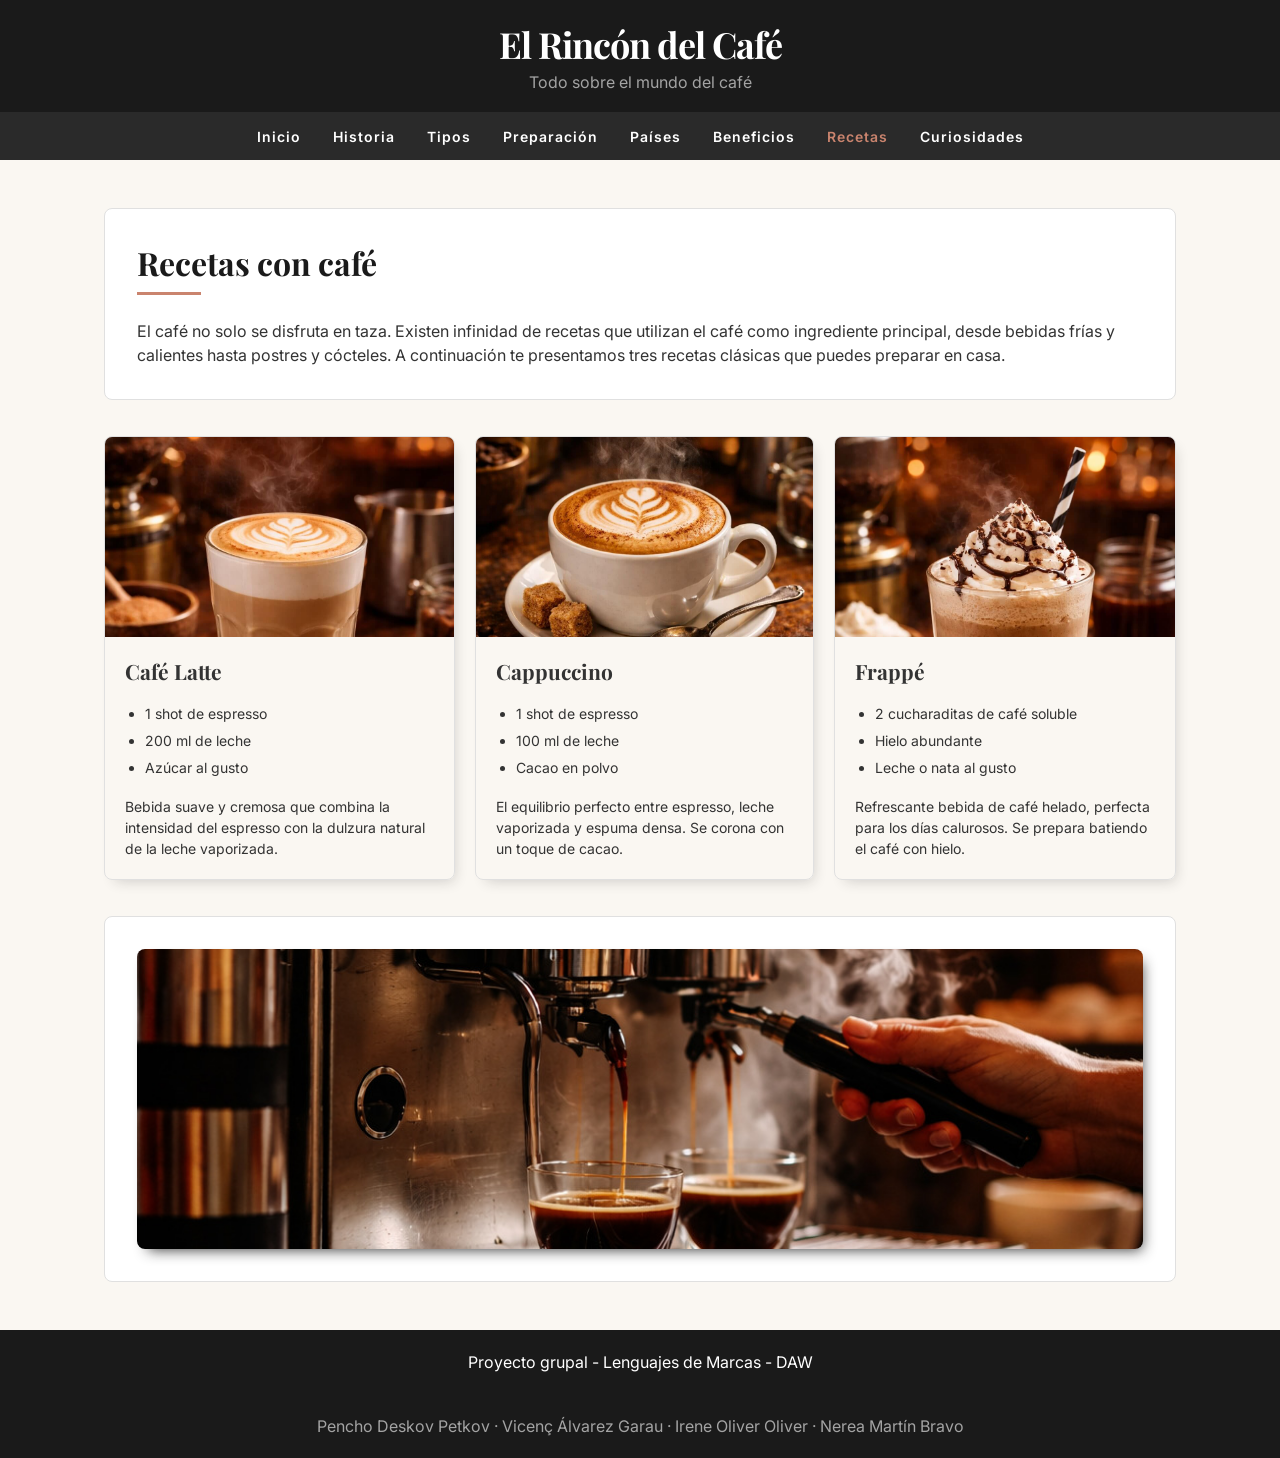
<file: recetas.html>
<!doctype html>
<html lang="es">
  <head>
    <meta charset="UTF-8">
    <meta name="viewport" content="width=device-width, initial-scale=1.0">
    <title>El Rincón del Café – Recetas</title>
    <link rel="preconnect" href="https://fonts.googleapis.com">
    <link rel="preconnect" href="https://fonts.gstatic.com" crossorigin>
    <link
      href="https://fonts.googleapis.com/css2?family=Inter:wght@400;600&family=Playfair+Display:wght@700&display=swap"
      rel="stylesheet"
   >
    <link rel="stylesheet" href="css/style.css">
    <link rel="stylesheet" href="css/inicio.css">
    <script src="js/nav.js" defer></script>
  </head>
  <body>
    <header class="cabecera">
      <div class="cabecera-inner">
        <a href="index.html" class="titulo-bloque">
          <span class="titulo-web">El Rincón del Café</span>
          <span class="subtitulo-web">Todo sobre el mundo del café</span>
        </a>
        <button class="btn-menu" aria-label="Abrir/cerrar menú">
          <span class="linea"></span>
          <span class="linea"></span>
          <span class="linea"></span>
        </button>
      </div>
    </header>
    <nav class="menu-nav">
      <ul>
        <li><a href="index.html">Inicio</a></li>
        <li><a href="historia.html">Historia</a></li>
        <li><a href="tipos.html">Tipos</a></li>
        <li><a href="preparacion.html">Preparación</a></li>
        <li><a href="paises.html">Países</a></li>
        <li><a href="beneficios.html">Beneficios</a></li>
        <li><a href="recetas.html" class="active">Recetas</a></li>
        <li><a href="curiosidades.html">Curiosidades</a></li>
      </ul>
    </nav>

    <main>
      <section class="caja-seccion">
        <h1 class="cabecera-pagina">Recetas con café</h1>
        <p>
          El café no solo se disfruta en taza. Existen infinidad de recetas que
          utilizan el café como ingrediente principal, desde bebidas frías y
          calientes hasta postres y cócteles. A continuación te presentamos tres
          recetas clásicas que puedes preparar en casa.
        </p>
      </section>
      <div class="tarjetas">
        <a href="receta-latte.html" class="tarjeta">
          <img src="imagenes/recetas/latte.jpg" alt="Café Latte" class="img-top-latte">
          <h2>Café Latte</h2>
          <ul class="spaced-list">
            <li>1 shot de espresso</li>
            <li>200 ml de leche</li>
            <li>Azúcar al gusto</li>
          </ul>
          <p>
            Bebida suave y cremosa que combina la intensidad del espresso con la
            dulzura natural de la leche vaporizada.
          </p>
        </a>
        <a href="receta-cappuccino.html" class="tarjeta">
          <img src="imagenes/recetas/cappucino.jpg" alt="Cappuccino">
          <h2>Cappuccino</h2>
          <ul class="spaced-list">
            <li>1 shot de espresso</li>
            <li>100 ml de leche</li>
            <li>Cacao en polvo</li>
          </ul>
          <p>
            El equilibrio perfecto entre espresso, leche vaporizada y espuma
            densa. Se corona con un toque de cacao.
          </p>
        </a>
        <a href="receta-frappe.html" class="tarjeta">
          <img src="imagenes/recetas/frappe.jpg" alt="Frappé" class="img-top">
          <h2>Frappé</h2>
          <ul class="spaced-list">
            <li>2 cucharaditas de café soluble</li>
            <li>Hielo abundante</li>
            <li>Leche o nata al gusto</li>
          </ul>
          <p>
            Refrescante bebida de café helado, perfecta para los días calurosos.
            Se prepara batiendo el café con hielo.
          </p>
        </a>
      </div>
      <div class="hero caja-seccion">
        <img src="imagenes/recetas/preparacion1.jpg" alt="Preparación de café">
      </div>
    </main>

    <footer>
      <p>Proyecto grupal - Lenguajes de Marcas - DAW</p>
      <p class="nombres-proyecto">
        Pencho Deskov Petkov · Vicenç Álvarez Garau · Irene Oliver Oliver ·
        Nerea Martín Bravo
      </p>
      <p class="nombres-mobile">Pencho · Vicenç · Irene · Nerea</p>
    </footer>
  </body>
</html>
</file>
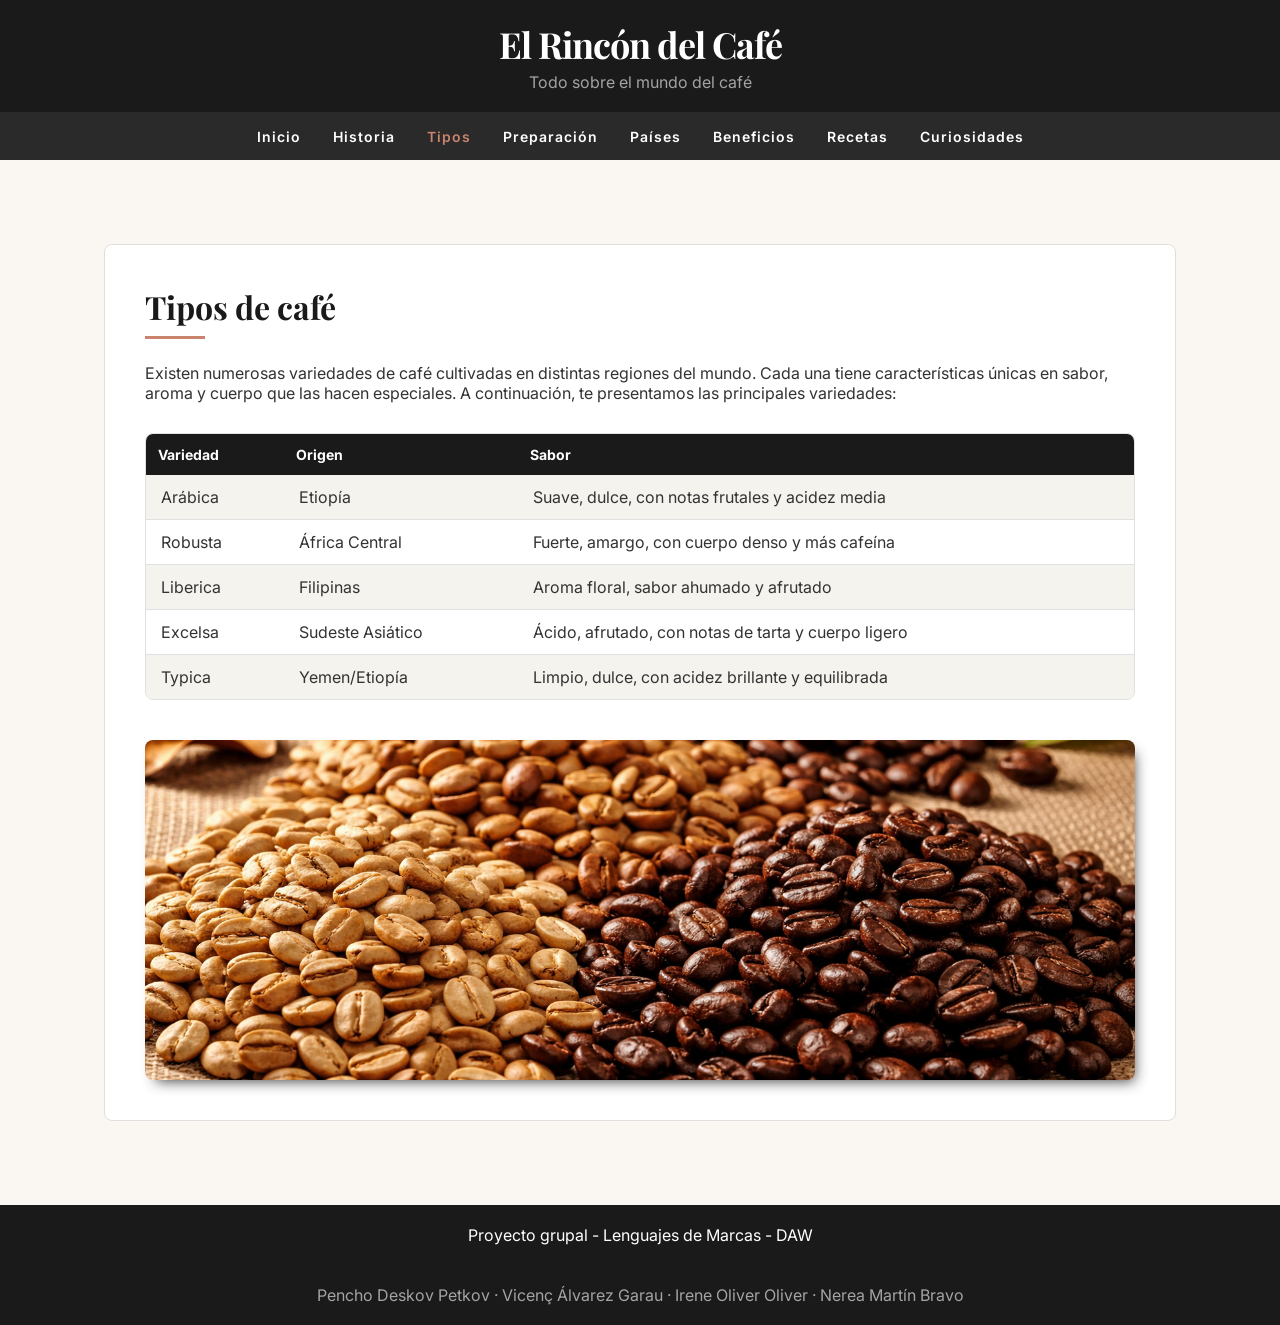
<file: tipos.html>
<!doctype html>
<html lang="es">
  <head>
    <meta charset="UTF-8">
    <meta name="viewport" content="width=device-width, initial-scale=1.0">
    <title>El Rincón del Café – Tipos de Café</title>
    <link rel="preconnect" href="https://fonts.googleapis.com">
    <link rel="preconnect" href="https://fonts.gstatic.com" crossorigin>
    <link
      href="https://fonts.googleapis.com/css2?family=Inter:wght@400;600&family=Playfair+Display:wght@700&display=swap"
      rel="stylesheet"
   >
    <link rel="stylesheet" href="css/style.css">
    <link rel="stylesheet" href="css/tipos.css">
    <script src="js/nav.js" defer></script>
  </head>
  <body>
    <header class="cabecera">
      <div class="cabecera-inner">
        <a href="index.html" class="titulo-bloque">
          <span class="titulo-web">El Rincón del Café</span>
          <span class="subtitulo-web">Todo sobre el mundo del café</span>
        </a>
        <button class="btn-menu" aria-label="Abrir/cerrar menú">
          <span class="linea"></span>
          <span class="linea"></span>
          <span class="linea"></span>
        </button>
      </div>
    </header>

    <nav class="menu-nav">
      <ul>
        <li><a href="index.html">Inicio</a></li>
        <li><a href="historia.html">Historia</a></li>
        <li><a href="tipos.html" class="active">Tipos</a></li>
        <li><a href="preparacion.html">Preparación</a></li>
        <li><a href="paises.html">Países</a></li>
        <li><a href="beneficios.html">Beneficios</a></li>
        <li><a href="recetas.html">Recetas</a></li>
        <li><a href="curiosidades.html">Curiosidades</a></li>
      </ul>
    </nav>

    <main>
        <section class="tipos-de-cafe">
            <h1>Tipos de café</h1>
            <p>Existen numerosas variedades de café cultivadas en distintas regiones del mundo. Cada una tiene características únicas en sabor, aroma y cuerpo que las
                hacen especiales. A continuación, te presentamos las principales variedades:
            </p>
            <div class="tabla-contenedor">
              <table class="tipos">
                  <thead>
                      <tr>
                          <th>Variedad</th>
                          <th>Origen</th>
                          <th>Sabor</th>
                      </tr>
                  </thead>
                  <tbody>
                      <tr>
                          <td data-label="Variedad">Arábica</td>
                          <td data-label="Origen">Etiopía</td>
                          <td data-label="Sabor">Suave, dulce, con notas frutales y acidez media</td>
                      </tr>
                      <tr>
                          <td data-label="Variedad">Robusta</td>
                          <td data-label="Origen">África Central</td>
                          <td data-label="Sabor">Fuerte, amargo, con cuerpo denso y más cafeína</td>
                      </tr>
                      <tr>
                          <td data-label="Variedad">Liberica</td>
                          <td data-label="Origen">Filipinas</td>
                          <td data-label="Sabor">Aroma floral, sabor ahumado y afrutado</td>
                      </tr>
                      <tr>
                          <td data-label="Variedad">Excelsa</td>
                          <td data-label="Origen">Sudeste Asiático</td>
                          <td data-label="Sabor">Ácido, afrutado, con notas de tarta y cuerpo ligero</td>
                      </tr>
                      <tr>
                          <td data-label="Variedad">Typica</td>
                          <td data-label="Origen">Yemen/Etiopía</td>
                          <td data-label="Sabor">Limpio, dulce, con acidez brillante y equilibrada</td>
                      </tr>
                  </tbody>
              </table>
            </div>
            <div class="imagen-granos">
              <img src="imagenes/tipos_cafe/GranosDeCafe.jpg" alt="Granos de café">
            </div>
        </section>
    </main>
    <footer>
      <p>Proyecto grupal - Lenguajes de Marcas - DAW</p>
      <p class="nombres-proyecto">
        Pencho Deskov Petkov · Vicenç Álvarez Garau · Irene Oliver Oliver ·
        Nerea Martín Bravo
      </p>
      <p class="nombres-mobile">Pencho · Vicenç · Irene · Nerea</p>
    </footer>
  </body>
</html>
</file>
<file: css/style.css>
/* variables globales */
:root {
  --primary: #1a1a1a;
  --nav-bg: #2a2a2a;
  --accent: #ca846e;
  --text-light: #ffffff;
  --text-muted: rgba(255, 255, 255, 0.6);
  --text-main: #333333;
  --bg: #faf7f2;
  --card-bg: #ffffff;
  --card-border: #e0e0e0;
  --table-alt: #f5f3ee;
  --font-title: "Playfair Display", serif;
  --font-body: "Inter", sans-serif;
  --max-width: 1200px;
  --relleno-escritorio: 48px 64px;
  --relleno-movil: 28px 16px;
  --separacion-secciones: 36px;
  --separacion-secciones-movil: 32px;
}

/* reset básico */
*,
*::before,
*::after {
  box-sizing: border-box;
  margin: 0;
  padding: 0;
}

h1 {
  font-family: var(--font-title);
  margin-bottom: var(--separacion-secciones);
}

h2 {
  font-family: var(--font-title);
}

img {
  max-width: 100%;
}

body {
  font-family: var(--font-body);
  color: var(--text-main);
  background: var(--bg);
  display: flex;
  flex-direction: column;
  height: 100vh;
}

a {
  text-decoration: none;
  color: inherit;
}

ul {
  list-style: none;
}

/* cabecera */
.cabecera {
  background: var(--primary);
  padding: 20px;
}

.cabecera-inner {
  display: flex;
  align-items: center;
  justify-content: center;
  max-width: 1440px;
  margin: 0 auto;
}

.titulo-bloque {
  display: flex;
  flex-direction: column;
  gap: 4px;
  text-align: center;
}

.titulo-web {
  font-family: var(--font-title), serif;
  font-size: 36px;
  font-weight: 700;
  color: var(--text-light);
  letter-spacing: -1px;
  transition: all 0.3s ease;
}

.titulo-bloque:hover .titulo-web {
  color: var(--accent) !important;
}

.subtitulo-web {
  font-size: 16px;
  color: var(--text-muted);
}

/* botón hamburguesa - solo se ve en móvil */
.btn-menu {
  display: none;
  flex-direction: column;
  justify-content: center;
  gap: 5px;
  width: 32px;
  height: 32px;
  cursor: pointer;
  flex-shrink: 0;
  background: none;
  border: none;
}

.linea {
  display: block;
  width: 24px;
  height: 2px;
  background: var(--text-light);
  border-radius: 2px;
  transition:
    transform 0.3s ease,
    opacity 0.2s ease;
}

/* animación hamburguesa → X */
.btn-menu.active .linea:nth-child(1) {
  transform: translateY(7px) rotate(45deg);
}
.btn-menu.active .linea:nth-child(2) {
  opacity: 0;
  transform: scaleX(0);
}
.btn-menu.active .linea:nth-child(3) {
  transform: translateY(-7px) rotate(-45deg);
}

/* navegación */
.menu-nav {
  background: var(--nav-bg);
}

.menu-nav ul {
  display: flex;
  justify-content: center;
  align-items: center;
  gap: 32px;
  padding: 14px 64px;
  max-width: 1440px;
  margin: 0 auto;
}

.menu-nav a {
  color: var(--text-light);
  font-size: 14px;
  font-weight: 600;
  letter-spacing: 1px;
  transition: color 0.2s ease;
}

.menu-nav a:hover,
.menu-nav a.active {
  color: var(--accent);
}

/* contenido principal */
main {
  width: 100%;
  max-width: var(--max-width);
  margin: 0 auto;
  padding: var(--relleno-escritorio);
  flex: 1;
}

footer {
  text-align: center;
  background-color: var(--primary);
}

footer p {
  padding: 20px;
  color: var(--text-light);
}

.nombres-proyecto {
  color: var(--text-muted);
}

.nombres-mobile {
  display: none;
}

.coffee-map-section {
  display: flex;
}

.cabecera-pagina {
  --cabecera-font-size: 32px;

  font-size: var(--cabecera-font-size);
  margin-bottom: calc(var(--cabecera-font-size) * .75);

  color: var(--primary);
  font-family: var(--font-title), serif;
}

.cabecera-pagina-sm {
  --cabecera-font-size: 24px;
}
.cabecera-pagina::after{
  width: calc(var(--cabecera-font-size) * 2);
  margin-top: calc(var(--cabecera-font-size) * .25);
  content: "";
  display: block;
  height: 3px;
  background-color: var(--accent);
}

.caja-seccion {
  --current-padding: 32px;

  padding: var(--current-padding);
  background-color: var(--card-bg);
  border: 1px solid var(--card-border);
  border-radius: 8px;
}

.caja-seccion + .caja-seccion {
  margin-top: var(--current-padding);
}

.spaced-list {
  list-style: initial;
  margin-left: 20px;
  display: grid;
  grid-gap: 10px;
}

ul.bulled-list{
  list-style: disc;
}

ol.spaced-list{
  list-style: decimal;
}

.color-accent,
.link {
  color: var(--accent);
}

.link:hover {
  text-decoration: underline;
}

.avatar {
  width: 64px;
  height: 64px;
  border-radius: 80px;
  display: grid;
  place-items: center;
  font-size: 22px;
  font-weight: bold;
  background-color: var(--primary);
  color: var(--text-light);
}

.team {
  display: grid;
  grid-template-columns: repeat(auto-fit, minmax(150px, 1fr));
  justify-content: center;
  row-gap: 32px;
  column-gap: 20px;
  margin-top: 20px;
  font-size: 14px;
}

.team-member {
  display: grid;
  justify-items: center;
  gap: 10px;
  text-align: center;
}

.icon-list {
  display: grid;
  gap: 12px;
}

.icon-list-item {
  display: flex;
  gap: 12px;
}

.icon-size {
  --icon-size: 28px;

  min-width: var(--icon-size);
  width: var(--icon-size) !important;
  height: var(--icon-size);
}

.icon-size-lg {
  --icon-size: 48px;
}

.grid {
  display: grid;
}

.gap-8 {
  gap: 32px;
}

/* móvil */
@media (max-width: 768px) {
  .btn-menu {
    display: flex;
  }

  .cabecera-inner {
    justify-content: space-between;
  }

  .titulo-bloque {
    flex: 1;
  }

  .titulo-web {
    font-size: 24px;
    letter-spacing: 0;
  }

  .subtitulo-web {
    font-size: 13px;
  }

  .menu-nav {
    display: grid;
    grid-template-rows: 0fr;
    transition: grid-template-rows 0.35s ease;
  }

  .menu-nav.open {
    grid-template-rows: 1fr;
  }

  .menu-nav ul {
    overflow: hidden;
    flex-direction: column;
    gap: 0;
    padding: 0;
  }

  .menu-nav a {
    display: block;
    padding: 12px 24px;
    font-size: 15px;
    letter-spacing: 0;
    text-align: center;
  }

  main {
    padding: var(--relleno-movil);
    padding-bottom: var(--separacion-secciones-movil);
  }

  h1 {
    font-size: 24px;
    margin-bottom: 24px;
  }

  p {
    text-align: justify;
    line-height: 1.5;
    font-size: 14px;
  }

  footer {
    padding: 16px;
    font-size: 13px;
  }

  footer p {
    padding: 4px 0;
    text-align: center;
  }

  .nombres-proyecto {
    display: none;
  }

  .nombres-mobile {
    display: block;
    color: var(--text-muted);
    text-align: center;
  }

  .caja-seccion {
    --current-padding: 16px;
  }

  .icon-size {
    --icon-size: 24px;
  }

  .icon-size-lg {
    --icon-size: 30px;
  }
}
</file>
<file: css/beneficios.css>
/* Sección principal */
.seccion-beneficios {
  max-width: var(--max-width);
  margin: var(--separacion-secciones) auto;
  padding: 40px;
  background-color: var(--card-bg);
  border: 1px solid var(--card-border);
  border-radius: 8px;
}

.seccion-beneficios h1 {
  color: var(--primary);
  font-family: var(--font-title);
  font-size: 32px;
  margin-bottom: 24px;
}

/* Texto introductorio */
.seccion-beneficios p {
  font-size: 16px;
  line-height: 1.6;
  margin-bottom: 30px;
}

/* Contenedor scroll tabla */
.tabla-contenedor {
  width: 100%;
  overflow-x: auto;
  display: block;
  margin: 20px 0;
}

/* Tabla de mitos */
.tabla-mitos {
  width: 100%;
  border-collapse: separate;
  border-spacing: 0;
  margin: 20px auto;
  font-size: 14px;
  border: 1px solid var(--card-border);
  border-radius: 8px;
  overflow: hidden;
}

.tabla-mitos th {
  background-color: var(--primary);
  color: var(--text-light);
  padding: 12px 14px;
  text-align: left;
  font-weight: 600;
}

.tabla-mitos td {
  padding: 12px 14px;
  border-bottom: 1px solid var(--card-border);
}

.tabla-mitos tbody tr:nth-child(even) {
  background-color: var(--card-bg);
}

.tabla-mitos tbody tr:nth-child(odd) {
  background-color: var(--table-alt);
}

.tabla-mitos tbody tr:last-child td {
  border-bottom: none;
}

/* Foto de beneficios */
.foto-beneficios {
  margin-top: 40px;
}

.foto-beneficios img {
  width: 50%;
  border-radius: 8px;
  display: block;
  margin: 0 auto;
  -webkit-box-shadow: 5px 7px 14px -6px rgba(33, 33, 33, 0.86);
  box-shadow: 5px 7px 14px -6px rgba(28, 28, 28, 0.86);
}

.foto-beneficios figcaption {
  text-align: center;
  font-size: 14px;
  color: #888;
  margin-top: 8px;
}

main h1::after,
main h2::after {
  content: "";
  display: block;
  width: 60px;
  height: 3px;
  background-color: var(--accent);
  margin-top: 8px;
}

/* Animación fade-in */
@keyframes fadeIn {
  from {
    opacity: 0;
    transform: translateY(20px);
  }
  to {
    opacity: 1;
    transform: translateY(0);
  }
}

.fade-in {
  animation: fadeIn 1s ease forwards;
}

/* Móvil */
@media (max-width: 768px) {
  .seccion-beneficios {
    width: 100% !important;
    margin: var(--separacion-secciones-movil) 0 !important;
    padding: 16px !important;
    box-sizing: border-box !important;
    border-left: none;
    border-right: none;
  }

  .seccion-beneficios h1 {
    font-size: 24px;
  }

  .tabla-mitos {
    border: none;
    border-radius: 0;
    overflow: visible;
  }

  .tabla-mitos thead {
    display: none;
  }
  .tabla-mitos tr {
    display: block;
    margin-bottom: 12px;
    border: 1px solid var(--card-border);
    border-radius: 8px;
    overflow: hidden;
  }
  .tabla-mitos td {
    display: block;
    padding: 8px 12px;
    font-size: 13px;
  }
  .tabla-mitos td:first-child {
    font-weight: 600;
    background-color: var(--table-alt);
    border-bottom: 1px solid var(--card-border);
  }

  .foto-beneficios img {
    width: 100%;
  }
}
</file>
<file: css/historia.css>
/* Línea dorada bajo títulos */
main h1::after,
main h2::after {
  content: "";
  display: block;
  width: 60px;
  height: 3px;
  background-color: var(--accent);
  margin-top: 8px;
}

/* Imagen principal */
.hero {
  margin-top: var(--separacion-secciones);
  margin-bottom: var(--separacion-secciones);
}

.hero img {
  width: 100%;
  height: auto;
  display: block;
  border-radius: 8px;
  -webkit-box-shadow: 5px 7px 14px -6px rgba(33, 33, 33, 0.86);
  box-shadow: 5px 7px 14px -6px rgba(28, 28, 28, 0.86);
}

h2 {
  font-family: var(--font-title);
  margin-bottom: var(--separacion-secciones);
}

img {
  width: 100%;
  height: auto;
  display: block;
  border-radius: 8px;
  -webkit-box-shadow: 5px 7px 14px -6px rgba(33, 33, 33, 0.86);
  box-shadow: 5px 7px 14px -6px rgba(28, 28, 28, 0.86);
}

p {
  line-height: 1.5;
}

/* Sección del mapa */
.coffee-map-section {
  display: flex;
  flex-wrap: wrap;
  gap: 2rem;
}

.coffee-map-section > h2 {
  width: 100%;
  margin-bottom: 0;
}

.coffee-map-section div {
  text-align: justify;
  flex: 1;
}

.coffee-map-section img {
  width: 30%;
  max-height: 450px;
  object-fit: cover;
}

.mapa-mobile {
  display: none;
}

/* Móvil */
@media (max-width: 768px) {
  .coffee-map-section {
    flex-direction: column;
  }

  .coffee-map-section img {
    width: 100%;
  }

  .hero {
    height: 200px;
  }

  .hero img {
    height: 100%;
    object-fit: cover;
  }

  .mapa-desktop {
    display: none;
  }

  .mapa-mobile {
    display: block;
    margin-bottom: var(--separacion-secciones-movil);
    margin-top: 10px;
  }
}
</file>
<file: css/paises.css>
/* Estilos sección países */
.seccion-paises {
  max-width: var(--max-width);
  margin: var(--separacion-secciones) auto;
  padding: 40px;
  background-color: var(--card-bg);
  border: 1px solid var(--card-border);
  border-radius: 8px;
}

.seccion-paises h1 {
  color: var(--primary);
  font-family: var(--font-title);
  font-size: 32px;
  margin-bottom: 24px;
}

/* Grid de países en 2 columnas */
.cajas-paises {
  display: grid;
  grid-template-columns: 1fr 1fr;
  gap: 32px;
  margin-bottom: 40px;
}

/* Bloques país */
.pais h3 {
  font-family: var(--font-title);
  font-size: 20px;
  margin-bottom: 12px;
  color: var(--text-main);
}

.pais p {
  font-size: 15px;
  line-height: 1.6;
  color: var(--text-main);
}

/* Foto al final */
.foto-paises {
  margin-top: 40px;
}

.foto-paises img {
  width: 100%;
  height: auto;
  display: block;
  border-radius: 8px;
  -webkit-box-shadow: 5px 7px 14px -6px rgba(33, 33, 33, 0.86);
  box-shadow: 5px 7px 14px -6px rgba(28, 28, 28, 0.86);
}

.foto-paises figcaption {
  text-align: center;
  font-size: 14px;
  color: #888;
  margin-top: 8px;
}

main h1::after {
  content: "";
  display: block;
  width: 60px;
  height: 3px;
  background-color: var(--accent);
  margin-top: 8px;
}

h2 {
  margin-bottom: var(--separacion-secciones);
}

/* Móvil */
@media (max-width: 768px) {
  .seccion-paises {
    width: 100% !important;
    margin: var(--separacion-secciones-movil) 0 !important;
    padding: 16px !important;
    box-sizing: border-box !important;
    border-left: none;
    border-right: none;
  }

  .seccion-paises h1 {
    font-size: 24px;
  }

  .cajas-paises {
    grid-template-columns: 1fr;
  }
}
</file>
<file: css/preparacion.css>
/*Estilo de la sección preparación:*/
.preparacion{
    max-width: var(--max-width);
    margin: var(--separacion-secciones) auto;
    padding: 40px;
    background-color: var(--card-bg);
    border: 1px solid var(--card-border);
    border-radius: 8px;
    font-family: var(--font-body);
}
.preparacion h1::after{
    content: "";
    display: block;
    width: 60px;
    height: 3px;
    background-color: var(--accent);
    margin-top: 8px;
}
.preparacion h1{
    color: var(--primary);
    font-family: var(--font-title);
    font-size: 32px;
}
.preparacion p{
    margin-bottom: 30px;
    color: var(--text-main);
    font-family: var(--font-body);
    font-size: 16px;
    line-height: 1.5;
}
/*Estilo lista desordenada:*/
.lista-metodos{
    list-style-type: square;
    margin-top: 15px;
    margin-bottom: 30px;
    padding-left: 20px;
}
.lista-metodos li{
    font-family: var(--font-body);
    font-size: 16px;
    line-height: 1.5;
    color: var(--text-main);
    margin-bottom: 10px;
}
/*Estilo de las imágenes:*/
.imagenes-preparacion{
    display: flex;
    gap: 20px;
    margin-top: 20px;
    width: 100%;
}
.imagenes-preparacion img{
    width: calc(50% - 10px);
    height: 340px;
    border-radius: 8px;
    object-fit: cover;
    box-shadow: 5px 7px 14px -6px rgba(28, 28, 28, 0.86);
}
/*Para móvil:*/
@media (max-width: 768px){
    .preparacion{
        width: 100%;
        margin: var(--separacion-secciones-movil) 0;
        padding: 16px;
        box-sizing: border-box;
        border-left: none;
        border-right: none;
    }
    .preparacion h1{
        font-size: 24px;
    }
    .preparacion p, .lista-metodos li{
        font-size: 14px;
    }   
    .imagenes-preparacion{
        flex-direction: column;
        gap: 20px;
    }
    .imagenes-preparacion img{
        width: 100%;
    }
}
</file>
<file: css/inicio.css>
p {
  line-height: 1.5;
}

/* Hero */
.hero {
  margin-top: var(--separacion-secciones);
  overflow: hidden;
  border-radius: 8px;
}

.hero img {
  width: 100%;
  height: auto;
  max-height: 300px;
  object-fit: cover;
  object-position: center;
  display: block;
  border-radius: 8px;
  -webkit-box-shadow: 5px 7px 14px -6px rgba(33, 33, 33, 0.86);
  box-shadow: 5px 7px 14px -6px rgba(28, 28, 28, 0.86);
}

/* Tarjetas */
.tarjetas {
  margin-top: var(--separacion-secciones);
  font-size: 14px;
  display: flex;
  gap: 20px;
}

.tarjeta {
  --image-height: 200px;

  display: grid;
  gap: 20px;
  border: 1px solid #e0e0e0;
  padding: 20px;
  border-radius: 8px;
  overflow: hidden;
  -webkit-box-shadow: 5px 7px 14px -6px rgba(33, 33, 33, 0.2);
  box-shadow: 5px 7px 14px -6px rgba(28, 28, 28, 0.2);
  transition: transform 0.2s ease;
  position: relative;
}

a.tarjeta {
  cursor: pointer;
}

a.tarjeta:hover {
  transform: scale(1.01) translateY(-4px);
}

.tarjeta img {
  height: var(--image-height);

  width: calc(100% + 40px);
  max-width: initial;
  object-fit: cover;
  object-position: center;
  margin: -20px -20px 0;
  position: relative;
  z-index: 1;
}

.tarjeta img.img-top {
  object-position: center 5%;
}

.tarjeta img.img-top-latte {
  object-position: center 15%;
}

.tarjeta:before {
  height: var(--image-height);

  opacity: 0;
  display: block;
  content: "";
  position: absolute;
  top: 0;
  width: 100%;
  background-color: var(--accent);
  z-index: 2;
  transition: opacity 0.2s ease;
}

a.tarjeta:has(img:first-child):hover:before {
  opacity: .3;
}

.tarjeta h2 {
  transition: color 0.2s ease;
}

a.tarjeta:hover h2 {
  color: var(--accent);
}

.tarjeta-centrada {
  justify-items: center;
  text-align: center;
}

/* móvil */
@media (max-width: 768px) {
  .hero {
    margin-top: var(--separacion-secciones-movil);
  }

  .tarjetas {
    flex-direction: column;
    margin-top: var(--separacion-secciones-movil);
  }

  img {
    height: 200px !important;
    object-fit: cover;
  }

  .tarjeta {
    gap: 10px;
  }

  .tarjeta p {
    font-size: 14px;
  }
}
</file>
<file: css/tipos.css>
/*Estilo a la sección de tipos de café*/
.tipos-de-cafe{
    max-width: var(--max-width);
    margin: var(--separacion-secciones) auto;
    padding:40px;
    font-family:var(--font-body);
    background-color: var(--card-bg);
    border: 1px solid var(--card-border);
    border-radius: 8px;
}
.tipos-de-cafe h1::after{
    content: "";
    display: block;
    width: 60px;
    height: 3px;
    background-color: var(--accent);
    margin-top: 8px;
}
.tipos-de-cafe h1{
    margin-bottom: 24px;
    color: var(--primary);
    font-family: var(--font-title);
    font-size: 32px;
}
.tipos-de-cafe p{
    margin-bottom: 30px;
}
/*Estilos específicos para la tabla tipos de café*/
.tipos{
    width: 100%;
    border-collapse: separate;
    border-spacing: 0;
    font-family: var(--font-body);
    border: 1px solid var(--card-border);
    max-width: 1000px;
    border-radius: 8px;
    overflow: hidden;

}
.tipos thead th{
    background-color: var(--primary);
    color: var(--text-light);
    text-align: left;
    font-size: 14px;
    padding: 12px;
}
.tipos tbody td{
    padding: 12px 15px;
    border-bottom: 1px solid var(--card-border);
}
.tipos tbody tr:nth-child(even){
    background-color: var(--card-bg);
}
.tipos tbody tr:nth-child(odd){
    background-color: var(--table-alt);
}
.tipos tbody tr:last-child td{
    border-bottom: none;
}
/*Estilos para la imagen*/
.imagen-granos{
    display: block;
    margin: 40px auto 0;
}
.imagen-granos img{
    width: 100%;
    height: 340px;
    object-fit: cover;
    border-radius: 8px;
    display: block;
    box-shadow: 5px 7px 14px -6px rgba(28, 28, 28, 0.86);
}

/*Para móvil:*/
@media (max-width: 768px){
    main{
        width: 100%;
        box-sizing: border-box;
        overflow-x: hidden;
    }
    .tipos-de-cafe{
        width: 100% !important;
        margin: var(--separacion-secciones-movil)0 !important;
        padding: 16px !important;
        box-sizing: border-box !important;
        border-left: none;
        border-right: none;
    }
    .tipos th:nth-child(2),
    .tipos td:nth-child(2) {
        display: none;
    }
    .tipos td, .tipos th {
        padding: 8px;
        font-size: 13px;
    }
    .tipos-de-cafe h1{
        font-size: 24px;
    }
    .tipos-de-cafe p{
        font-size: 14px;
    }
    .imagen-granos{
        width: 100%;
        margin: 20px 0 0;
    }
    .imagen-granos img{
        height: 200px;
        width: 100%;
    }
}
</file>
